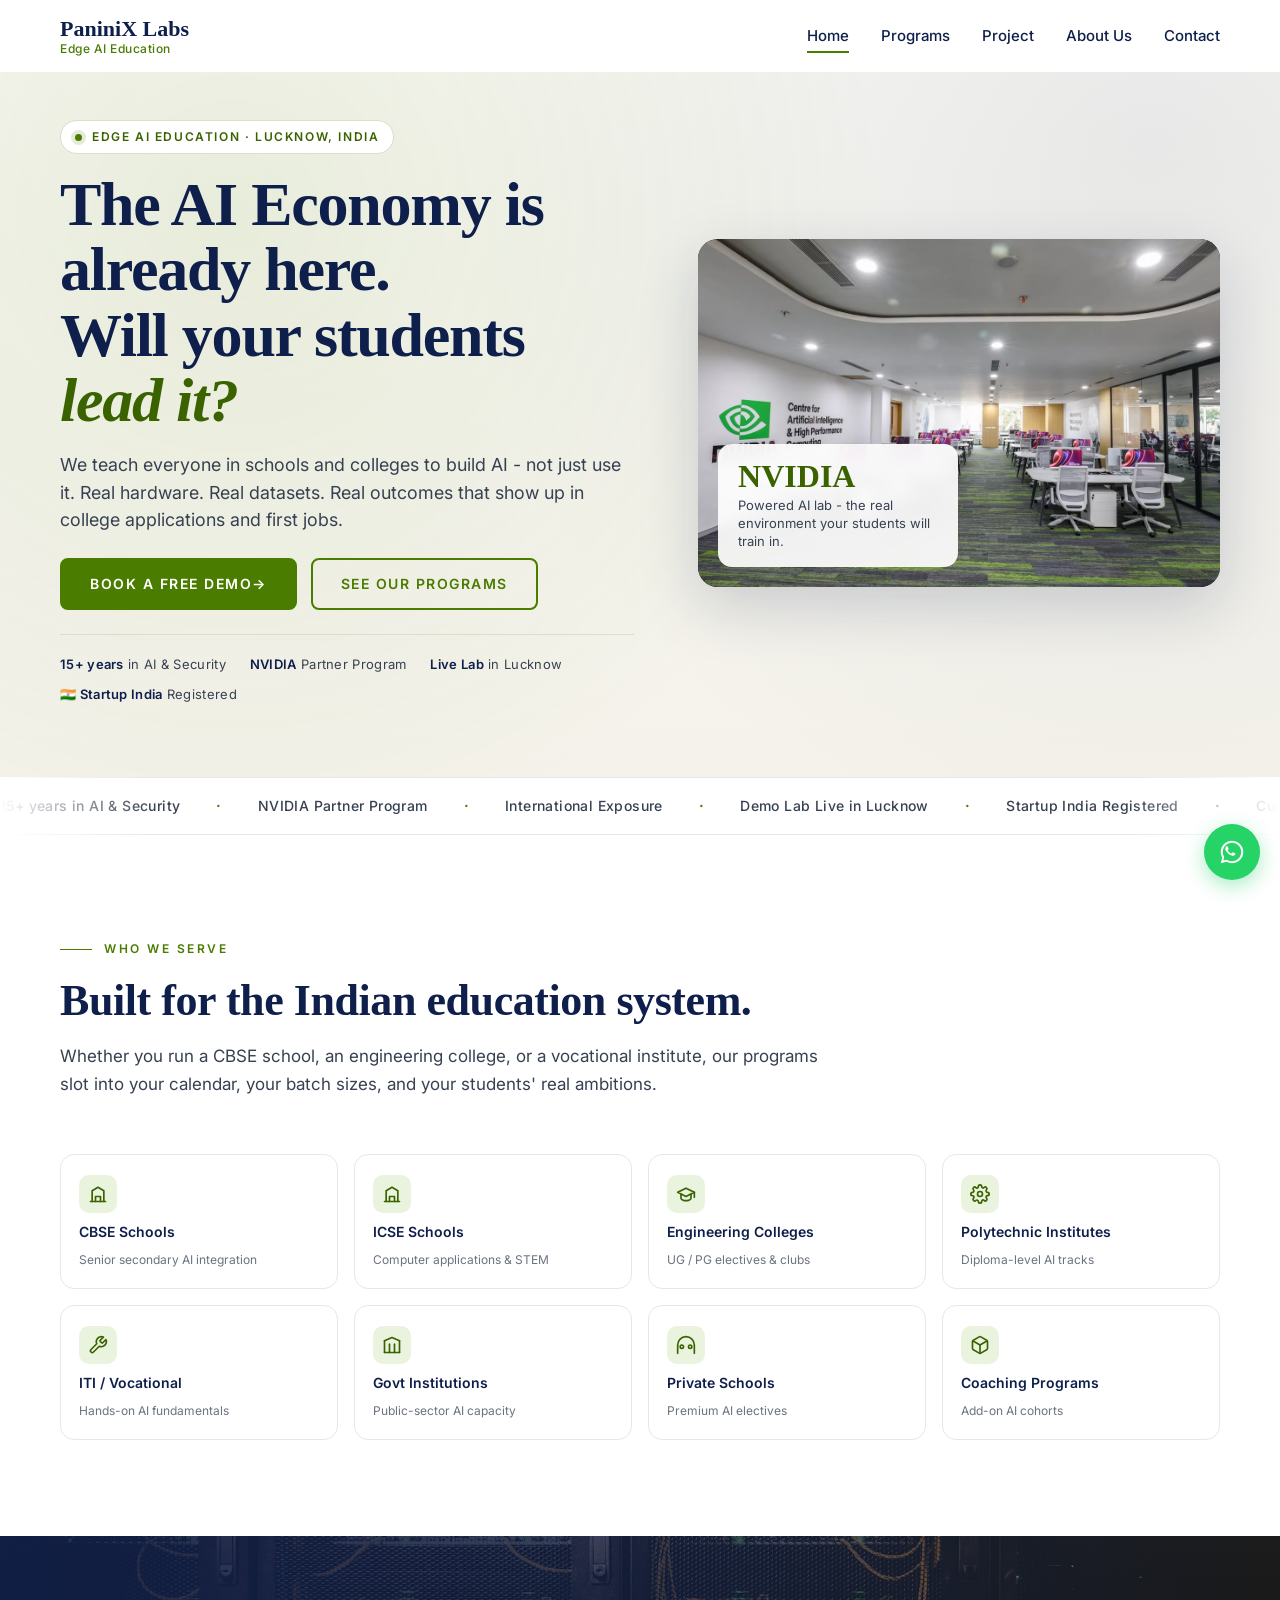
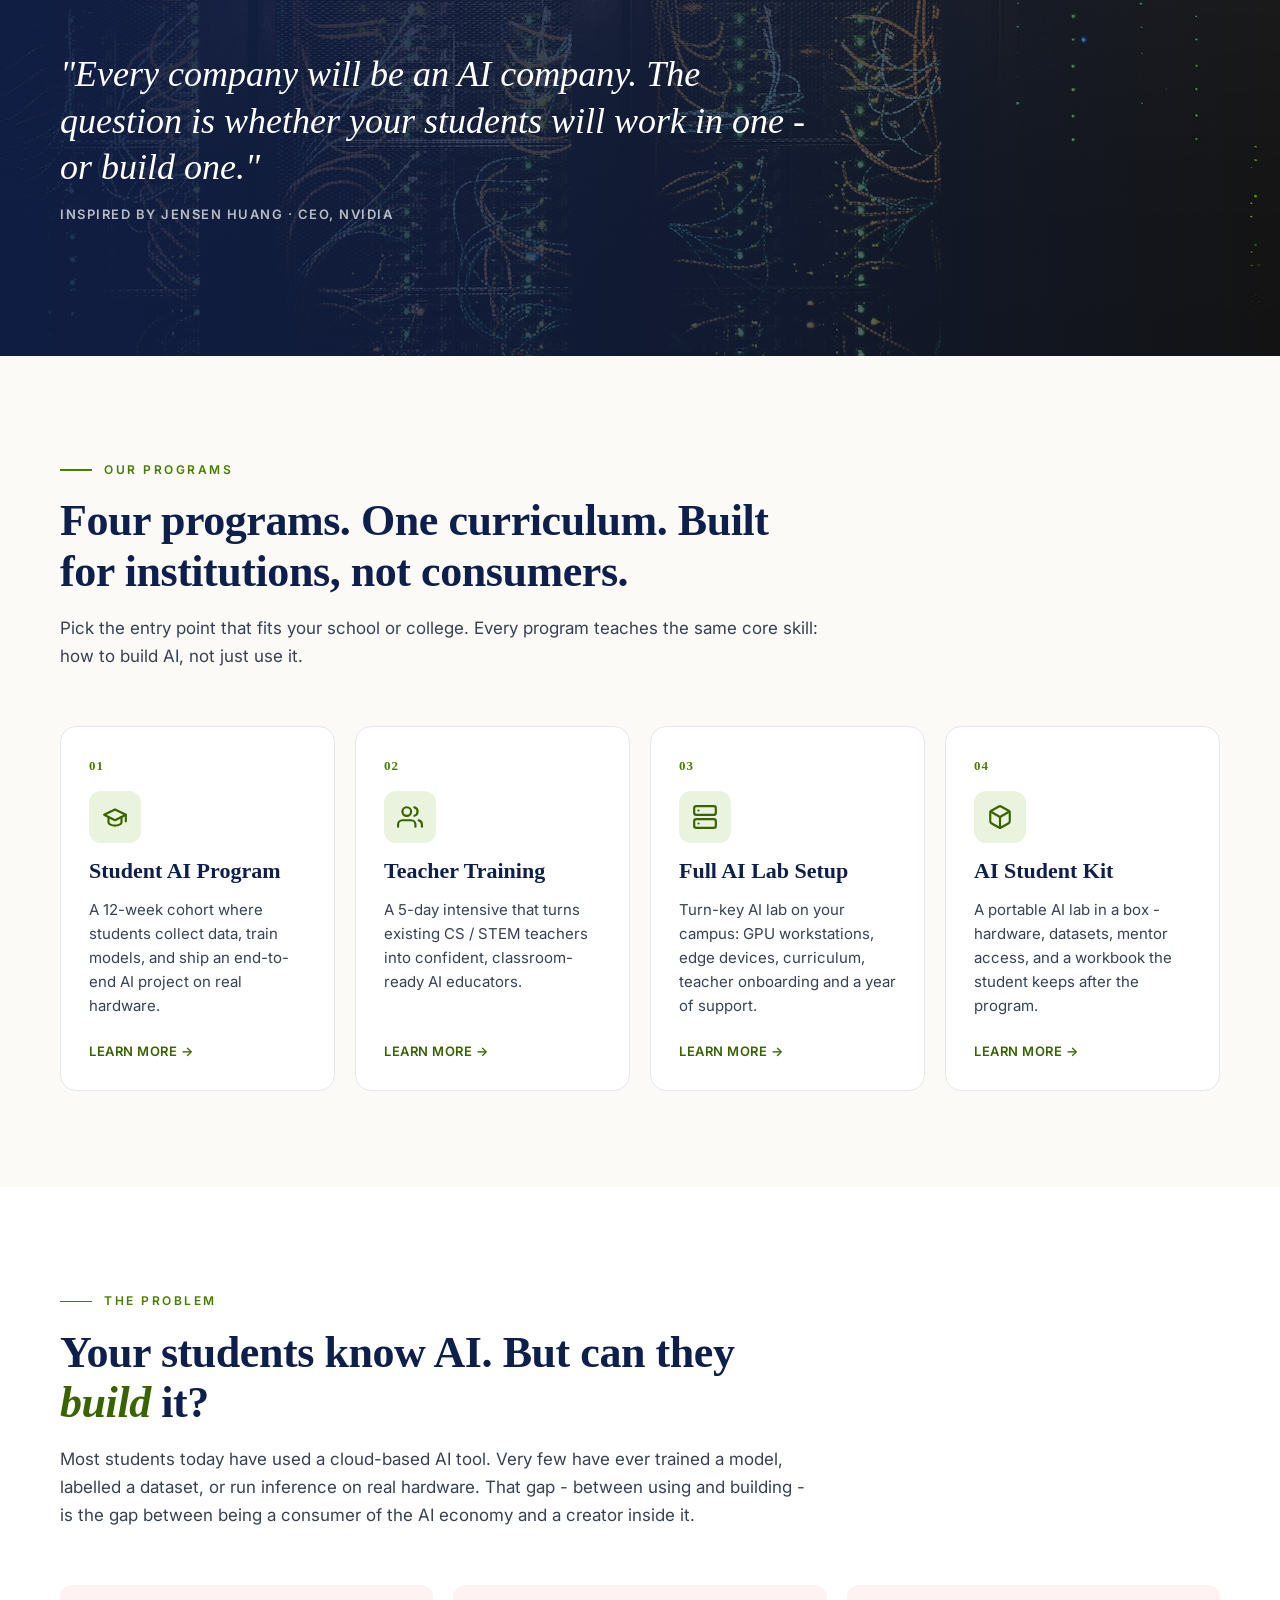
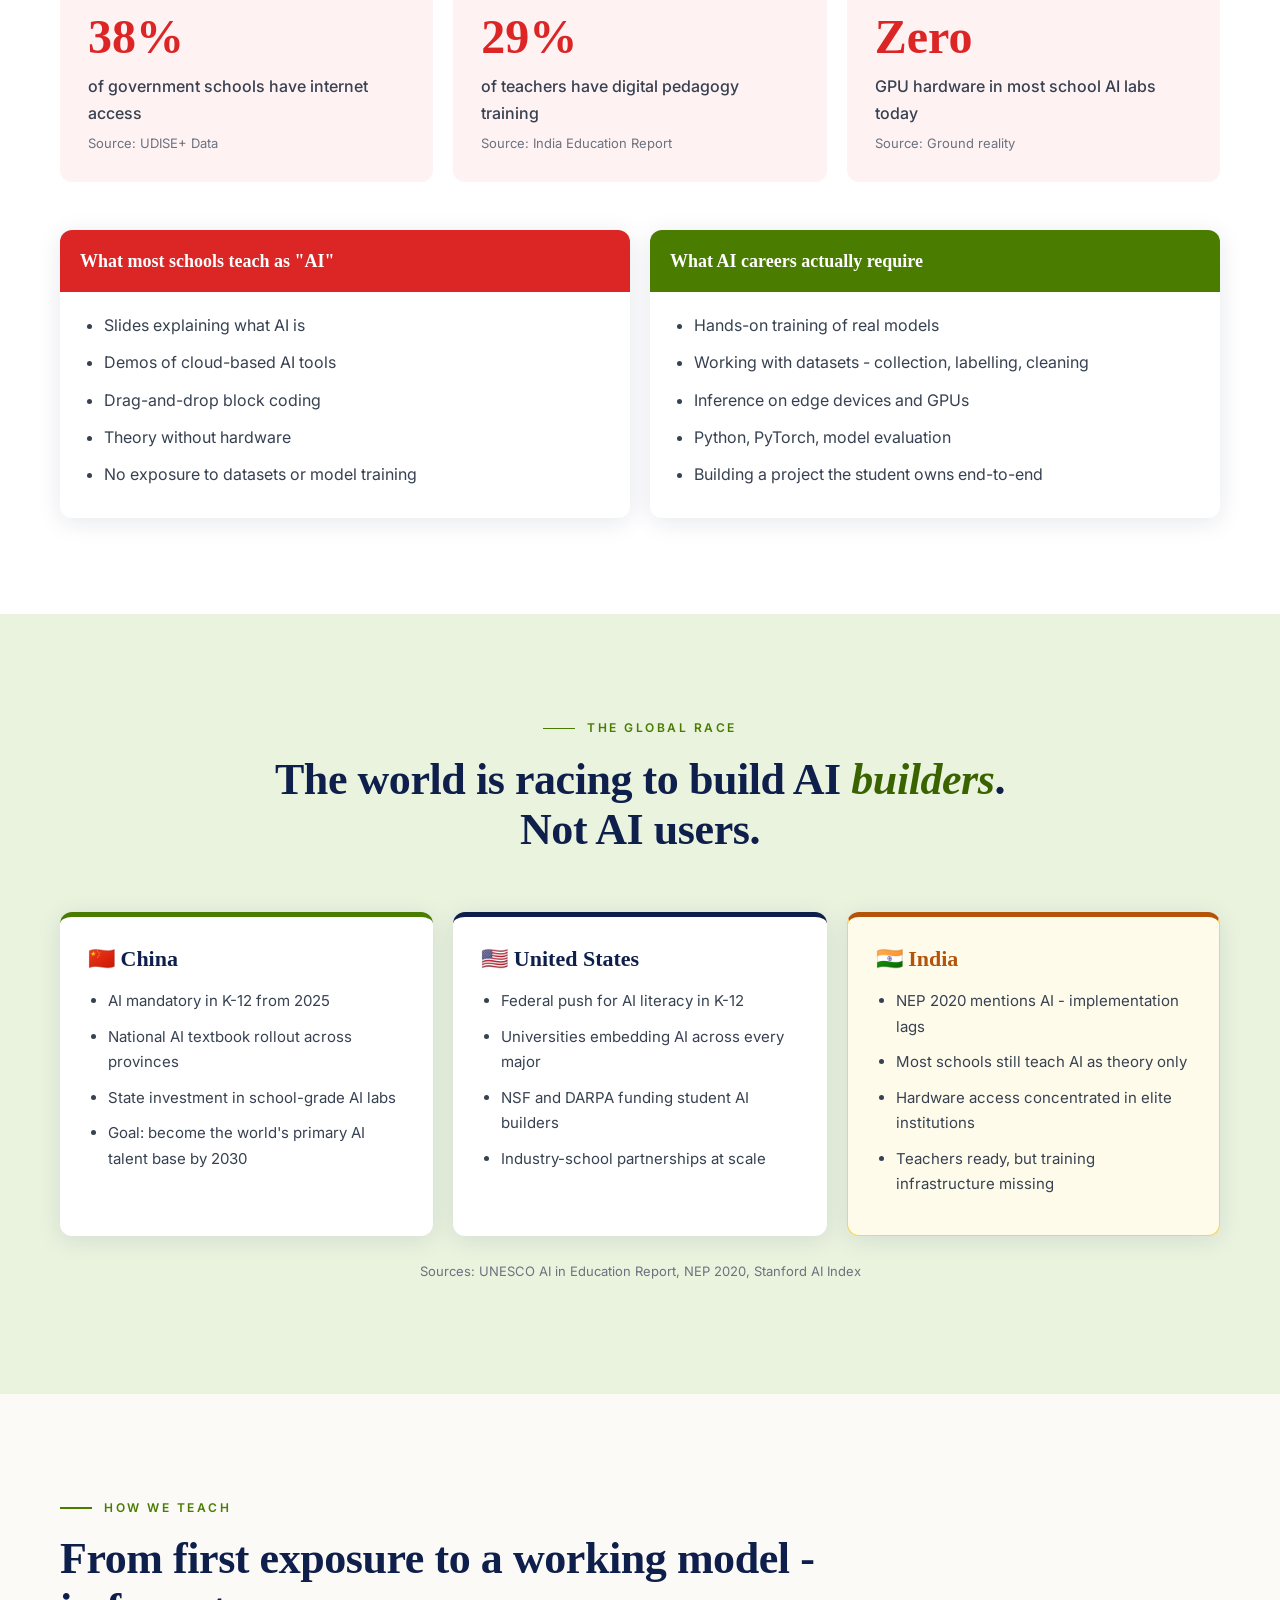
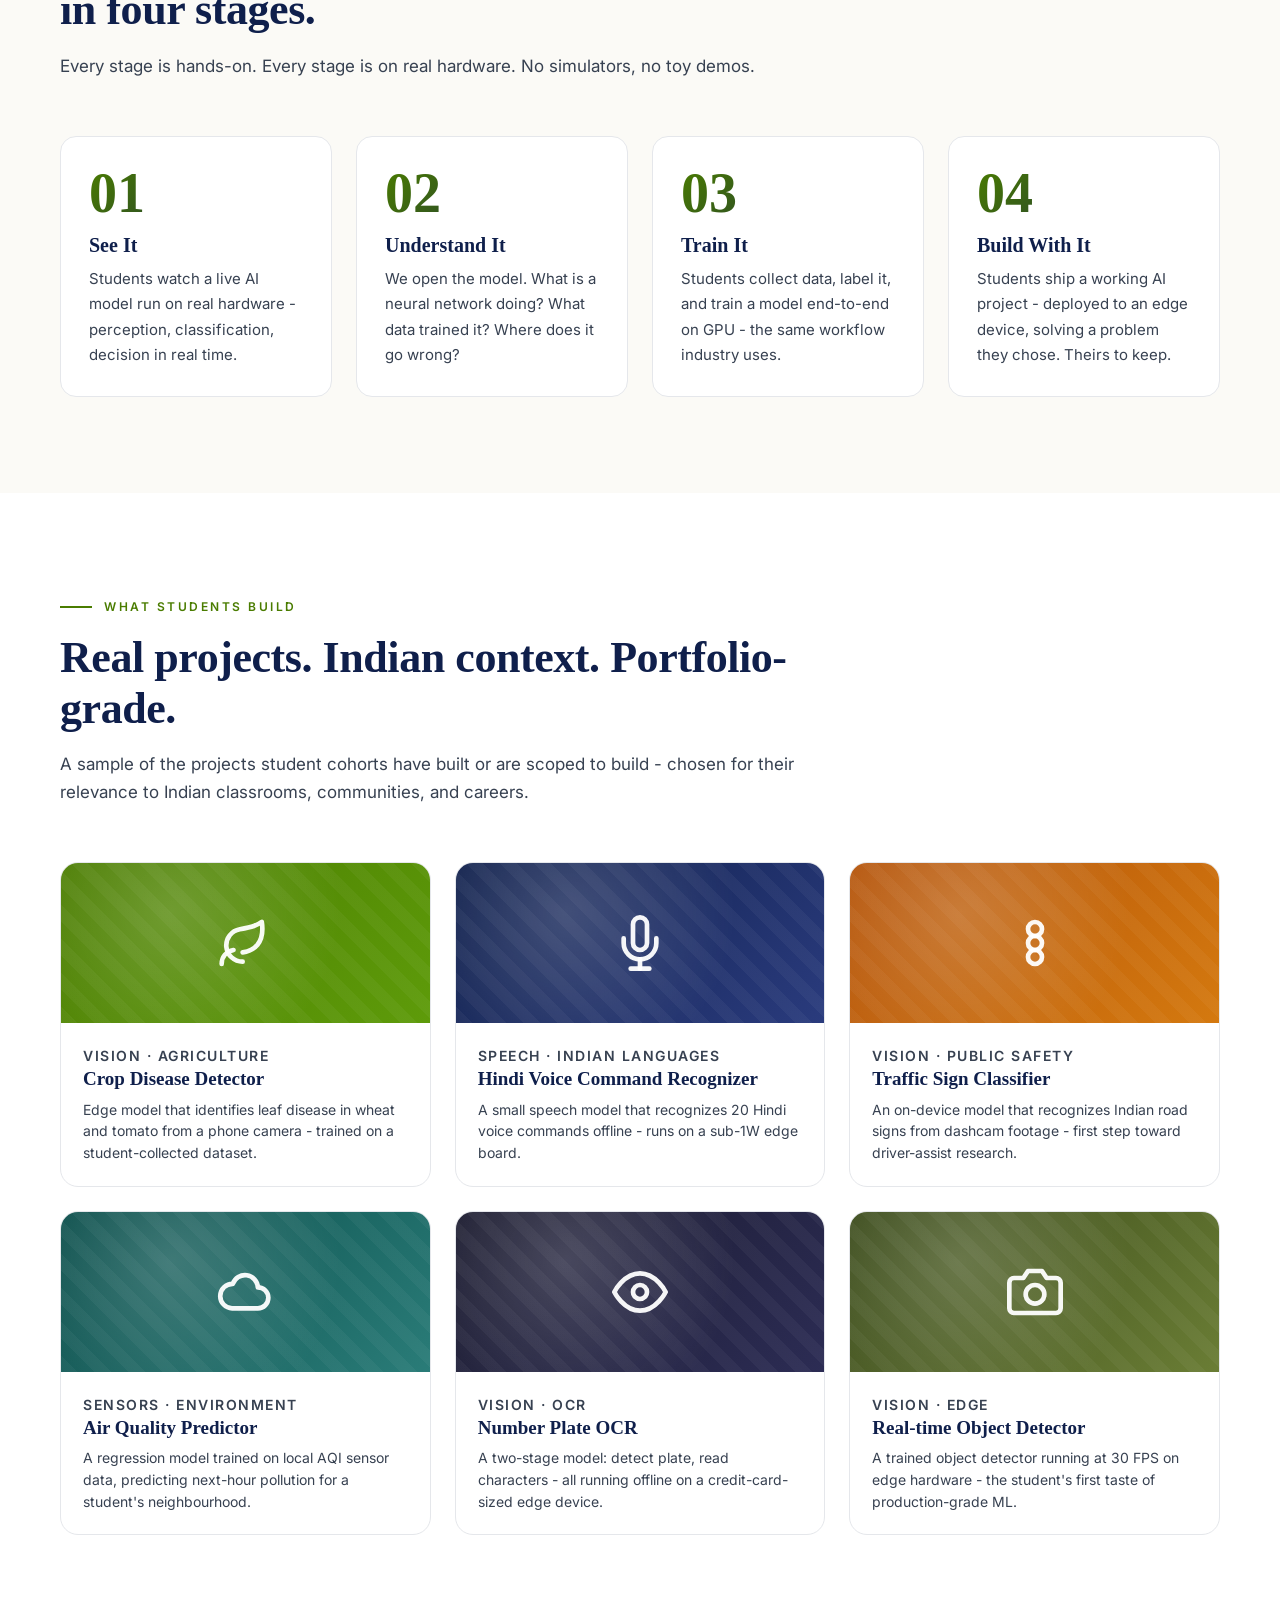
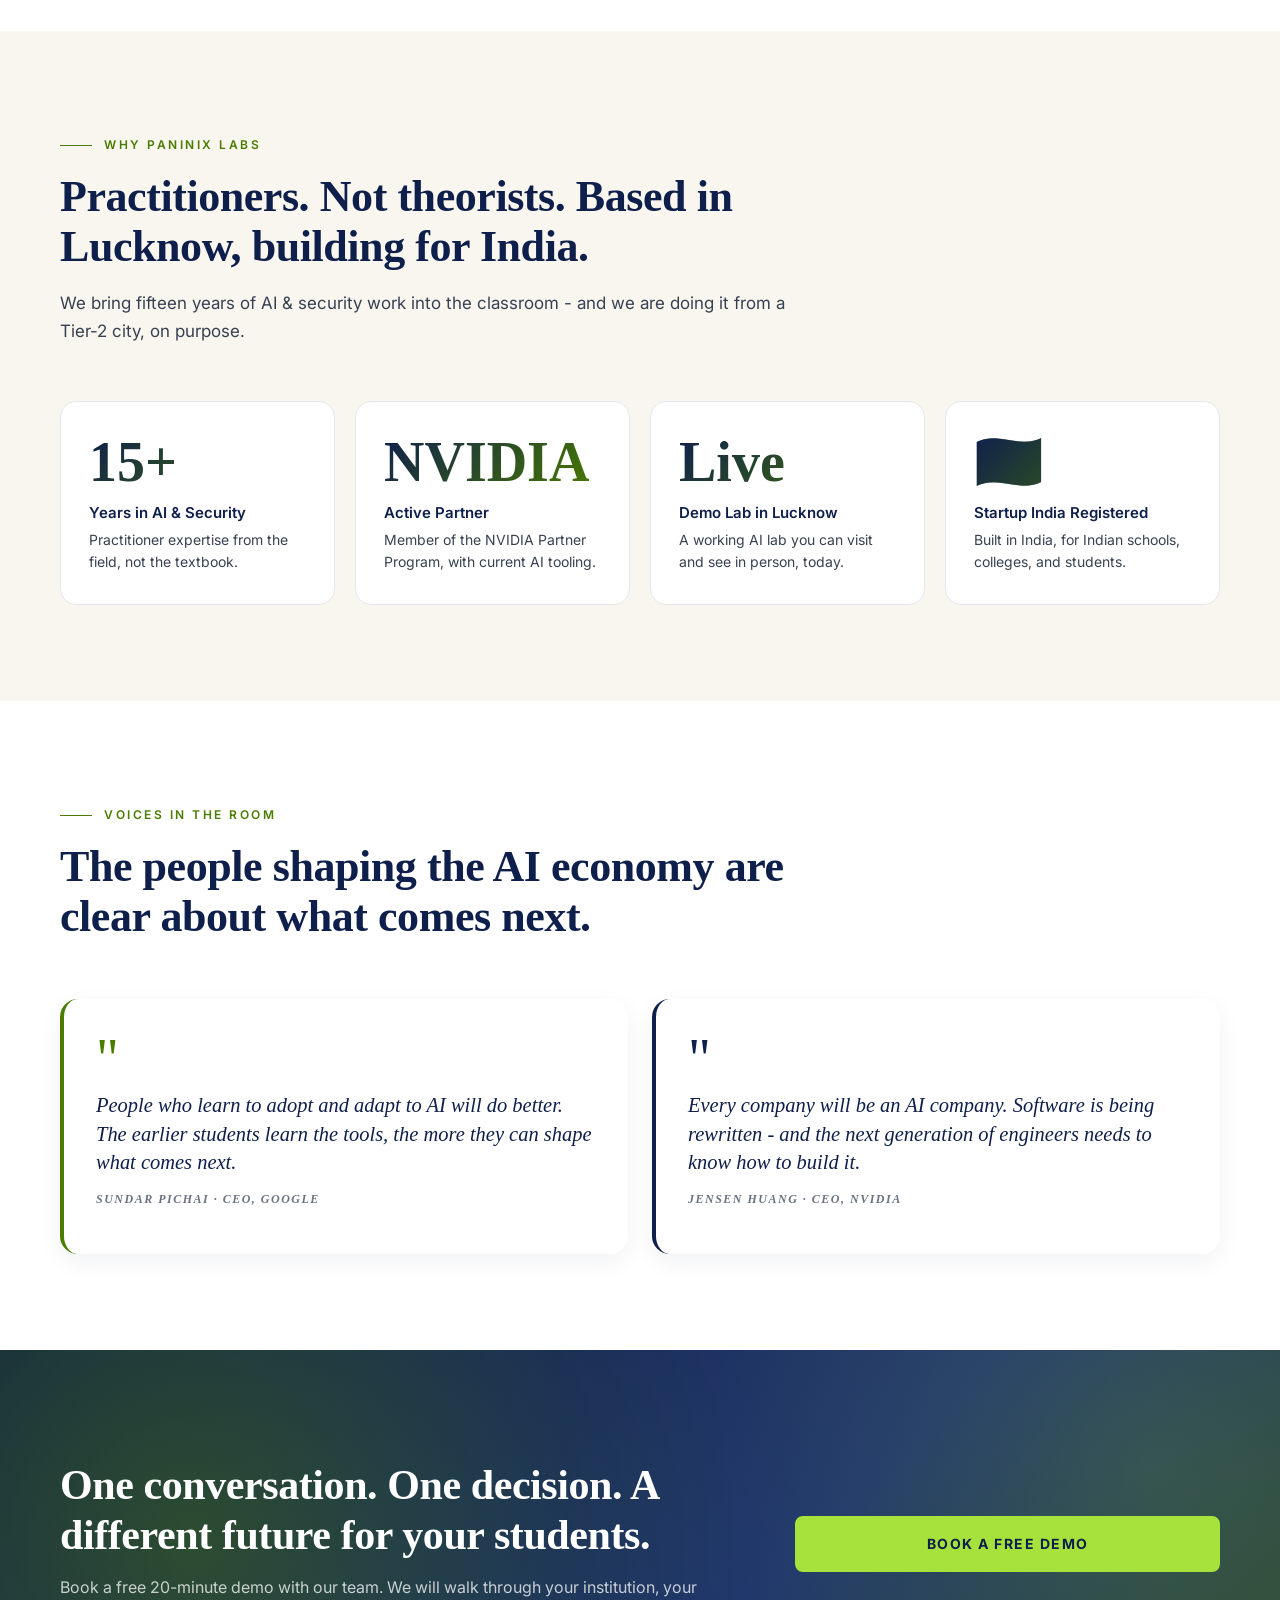
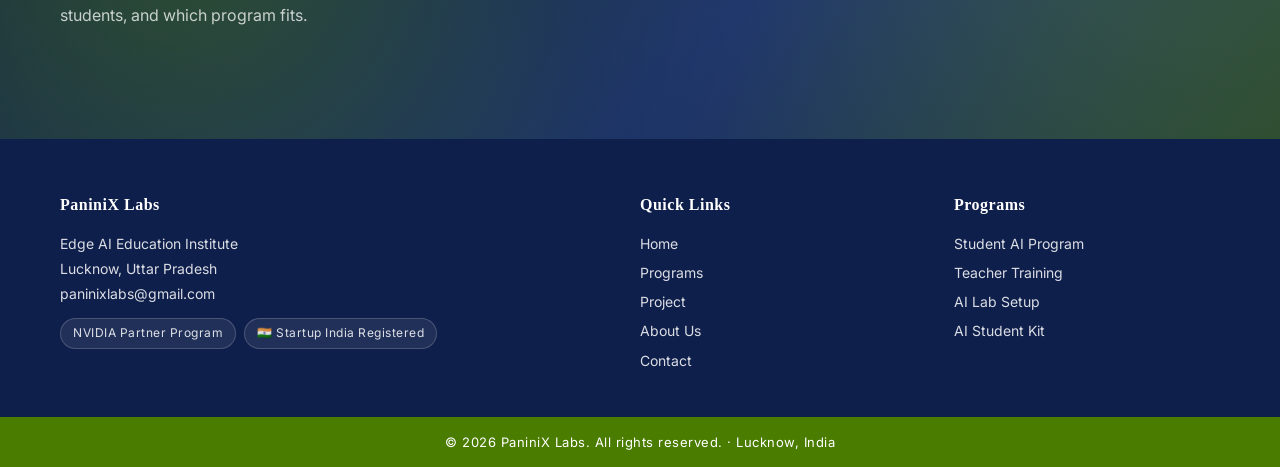
<file: index.html>
<!DOCTYPE html>
<html lang="en">
<head>
<meta charset="UTF-8">
<meta name="viewport" content="width=device-width, initial-scale=1.0">
<title>PaniniX Labs - Edge AI Education for Schools and Colleges</title>
<meta name="description" content="We teach students to build AI - not just use it. Hands-on AI labs, teacher training, and full lab setup for schools and colleges across India.">
<meta property="og:title" content="PaniniX Labs - Edge AI Education">
<meta property="og:description" content="Real AI. Real hardware. Real outcomes.">
<meta property="og:type" content="website">
<link rel="preconnect" href="https://fonts.googleapis.com">
<link rel="preconnect" href="https://fonts.gstatic.com" crossorigin>
<link href="https://fonts.googleapis.com/css2?family=Inter:wght@400;500;600;700&display=swap" rel="stylesheet">
<link rel="stylesheet" href="style.css">

<!-- GA4: replace G-XXXXXXXX with your Measurement ID -->
<script async src="https://www.googletagmanager.com/gtag/js?id=G-XXXXXXXX"></script>
<script>
  window.dataLayer = window.dataLayer || [];
  function gtag(){dataLayer.push(arguments);}
  gtag('js', new Date());
  gtag('config', 'G-XXXXXXXX');
</script>
</head>
<body>

<!-- ===== Nav ===== -->
<header class="nav">
  <div class="container nav-inner">
    <a href="index.html" class="logo" aria-label="PaniniX Labs home">
      <span class="logo-mark">PaniniX Labs</span>
      <span class="logo-tag">Edge AI Education</span>
    </a>
    <nav aria-label="Primary">
      <ul class="nav-links">
        <li><a href="index.html" class="active">Home</a></li>
        <li><a href="programs.html">Programs</a></li>
        <li><a href="index.html#projects">Project</a></li>
        <li><a href="about.html">About Us</a></li>
        <li><a href="contact.html">Contact</a></li>
      </ul>
    </nav>
    <button class="nav-toggle" aria-label="Open menu" aria-expanded="false" aria-controls="mobile-drawer">
      <span></span><span></span><span></span>
    </button>
  </div>
  <div class="nav-drawer" id="mobile-drawer">
    <ul>
      <li><a href="index.html" class="active">Home</a></li>
      <li><a href="programs.html">Programs</a></li>
      <li><a href="index.html#projects">Project</a></li>
      <li><a href="about.html">About Us</a></li>
      <li><a href="contact.html">Contact</a></li>
    </ul>
  </div>
</header>

<main>

  <!-- ===== Hero ===== -->
  <section class="lp-hero">
    <div class="container lp-hero-grid">
      <div class="reveal">
        <span class="lp-eyebrow">Edge AI Education · Lucknow, India</span>
        <h1 class="lp-headline">The AI Economy is already here.<br>Will your students <em>lead it?</em></h1>
        <p class="lp-sub">We teach everyone in schools and colleges to build AI - not just use it. Real hardware. Real datasets. Real outcomes that show up in college applications and first jobs.</p>
        <div class="lp-cta">
          <a href="contact.html" class="btn btn-primary btn-arrow">Book a Free Demo</a>
          <a href="programs.html" class="btn btn-secondary">See Our Programs</a>
        </div>
        <div class="lp-trust">
          <span><strong>15+ years</strong> in AI &amp; Security</span>
          <span><strong>NVIDIA</strong> Partner Program</span>
          <span><strong>Live Lab</strong> in Lucknow</span>
          <span><strong>🇮🇳 Startup India</strong> Registered</span>
        </div>
      </div>

      <div class="lp-hero-art reveal">
        <img src="images/nvidia-powered-aI.webp" alt="NVIDIA-powered Centre for Artificial Intelligence and High Performance Computing - real AI lab" loading="eager">
        <div class="stat-overlay">
          <div class="num">NVIDIA</div>
          <p>Powered AI lab - the real environment your students will train in.</p>
        </div>
      </div>
    </div>
  </section>

  <!-- ===== Marquee credentials ===== -->
  <div class="marquee" aria-hidden="true">
    <div class="marquee-track">
      <span>15+ years in AI &amp; Security</span><span class="dot">·</span>
      <span>NVIDIA Partner Program</span><span class="dot">·</span>
      <span>International Exposure</span><span class="dot">·</span>
      <span>Demo Lab Live in Lucknow</span><span class="dot">·</span>
      <span>Startup India Registered</span><span class="dot">·</span>
      <span>Curriculum mapped to NEP 2020</span><span class="dot">·</span>
      <span>15+ years in AI &amp; Security</span><span class="dot">·</span>
      <span>NVIDIA Partner Program</span><span class="dot">·</span>
      <span>International Exposure</span><span class="dot">·</span>
      <span>Demo Lab Live in Lucknow</span><span class="dot">·</span>
      <span>Startup India Registered</span><span class="dot">·</span>
      <span>Curriculum mapped to NEP 2020</span><span class="dot">·</span>
    </div>
  </div>

  <!-- ===== Industries served ===== -->
  <section class="lp-section">
    <div class="container">
      <div class="lp-section-head reveal">
        <p class="lp-section-eyebrow">Who we serve</p>
        <h2 class="lp-section-title">Built for the Indian education system.</h2>
        <p class="lp-section-lead">Whether you run a CBSE school, an engineering college, or a vocational institute, our programs slot into your calendar, your batch sizes, and your students' real ambitions.</p>
      </div>

      <div class="industries-grid">
        <div class="industry reveal">
          <div class="icon"><svg viewBox="0 0 24 24" fill="none" stroke="currentColor" stroke-width="2" stroke-linecap="round" stroke-linejoin="round" aria-hidden="true"><path d="M3 21h18"/><path d="M5 21V8l7-4 7 4v13"/><path d="M9 21v-6h6v6"/></svg></div>
          <h4>CBSE Schools</h4>
          <p>Senior secondary AI integration</p>
        </div>
        <div class="industry reveal">
          <div class="icon"><svg viewBox="0 0 24 24" fill="none" stroke="currentColor" stroke-width="2" stroke-linecap="round" stroke-linejoin="round" aria-hidden="true"><path d="M3 21h18"/><path d="M5 21V8l7-4 7 4v13"/><path d="M9 21v-6h6v6"/></svg></div>
          <h4>ICSE Schools</h4>
          <p>Computer applications &amp; STEM</p>
        </div>
        <div class="industry reveal">
          <div class="icon"><svg viewBox="0 0 24 24" fill="none" stroke="currentColor" stroke-width="2" stroke-linecap="round" stroke-linejoin="round" aria-hidden="true"><path d="M22 10v6"/><path d="M2 10l10-5 10 5-10 5z"/><path d="M6 12v5c0 1.5 3 3 6 3s6-1.5 6-3v-5"/></svg></div>
          <h4>Engineering Colleges</h4>
          <p>UG / PG electives &amp; clubs</p>
        </div>
        <div class="industry reveal">
          <div class="icon"><svg viewBox="0 0 24 24" fill="none" stroke="currentColor" stroke-width="2" stroke-linecap="round" stroke-linejoin="round" aria-hidden="true"><circle cx="12" cy="12" r="3"/><path d="M19.4 15a1.65 1.65 0 0 0 .33 1.82l.06.06a2 2 0 0 1-2.83 2.83l-.06-.06a1.65 1.65 0 0 0-1.82-.33 1.65 1.65 0 0 0-1 1.51V21a2 2 0 0 1-4 0v-.09A1.65 1.65 0 0 0 9 19.4a1.65 1.65 0 0 0-1.82.33l-.06.06a2 2 0 0 1-2.83-2.83l.06-.06a1.65 1.65 0 0 0 .33-1.82 1.65 1.65 0 0 0-1.51-1H3a2 2 0 0 1 0-4h.09A1.65 1.65 0 0 0 4.6 9a1.65 1.65 0 0 0-.33-1.82l-.06-.06a2 2 0 0 1 2.83-2.83l.06.06a1.65 1.65 0 0 0 1.82.33H9a1.65 1.65 0 0 0 1-1.51V3a2 2 0 0 1 4 0v.09a1.65 1.65 0 0 0 1 1.51 1.65 1.65 0 0 0 1.82-.33l.06-.06a2 2 0 0 1 2.83 2.83l-.06.06a1.65 1.65 0 0 0-.33 1.82V9a1.65 1.65 0 0 0 1.51 1H21a2 2 0 0 1 0 4h-.09a1.65 1.65 0 0 0-1.51 1z"/></svg></div>
          <h4>Polytechnic Institutes</h4>
          <p>Diploma-level AI tracks</p>
        </div>
        <div class="industry reveal">
          <div class="icon"><svg viewBox="0 0 24 24" fill="none" stroke="currentColor" stroke-width="2" stroke-linecap="round" stroke-linejoin="round" aria-hidden="true"><path d="M14.7 6.3a1 1 0 0 0 0 1.4l1.6 1.6a1 1 0 0 0 1.4 0l3.77-3.77a6 6 0 0 1-7.94 7.94l-6.91 6.91a2.12 2.12 0 0 1-3-3l6.91-6.91a6 6 0 0 1 7.94-7.94l-3.76 3.76z"/></svg></div>
          <h4>ITI / Vocational</h4>
          <p>Hands-on AI fundamentals</p>
        </div>
        <div class="industry reveal">
          <div class="icon"><svg viewBox="0 0 24 24" fill="none" stroke="currentColor" stroke-width="2" stroke-linecap="round" stroke-linejoin="round" aria-hidden="true"><path d="M3 21h18"/><path d="M3 7v14"/><path d="M21 7v14"/><path d="M3 7l9-4 9 4"/><path d="M9 21V11"/><path d="M15 21V11"/></svg></div>
          <h4>Govt Institutions</h4>
          <p>Public-sector AI capacity</p>
        </div>
        <div class="industry reveal">
          <div class="icon"><svg viewBox="0 0 24 24" fill="none" stroke="currentColor" stroke-width="2" stroke-linecap="round" stroke-linejoin="round" aria-hidden="true"><path d="M2 22V12a10 10 0 0 1 20 0v10"/><circle cx="7" cy="14" r="2"/><circle cx="17" cy="14" r="2"/></svg></div>
          <h4>Private Schools</h4>
          <p>Premium AI electives</p>
        </div>
        <div class="industry reveal">
          <div class="icon"><svg viewBox="0 0 24 24" fill="none" stroke="currentColor" stroke-width="2" stroke-linecap="round" stroke-linejoin="round" aria-hidden="true"><path d="M21 16V8a2 2 0 0 0-1-1.73l-7-4a2 2 0 0 0-2 0l-7 4A2 2 0 0 0 3 8v8a2 2 0 0 0 1 1.73l7 4a2 2 0 0 0 2 0l7-4A2 2 0 0 0 21 16z"/><polyline points="3.27 6.96 12 12.01 20.73 6.96"/><line x1="12" y1="22.08" x2="12" y2="12"/></svg></div>
          <h4>Coaching Programs</h4>
          <p>Add-on AI cohorts</p>
        </div>
      </div>
    </div>
  </section>

  <!-- ===== Photo banner with overlay quote ===== -->
  <section class="lp-banner">
    <img src="images/hero-banner.jpg" alt="AI infrastructure - server racks with data flowing">
    <div class="container lp-banner-inner">
      <div>
        <p class="lp-banner-quote">"Every company will be an AI company. The question is whether your students will work in one - or build one."</p>
        <p class="lp-banner-author">Inspired by Jensen Huang · CEO, NVIDIA</p>
      </div>
    </div>
  </section>

  <!-- ===== Solutions / Programs ===== -->
  <section class="lp-section alt">
    <div class="container">
      <div class="lp-section-head reveal">
        <p class="lp-section-eyebrow">Our programs</p>
        <h2 class="lp-section-title">Four programs. One curriculum. Built for institutions, not consumers.</h2>
        <p class="lp-section-lead">Pick the entry point that fits your school or college. Every program teaches the same core skill: how to build AI, not just use it.</p>
      </div>

      <div class="solutions-grid">
        <article class="solution reveal">
          <div class="badge-num">01</div>
          <div class="icon-lg"><svg viewBox="0 0 24 24" fill="none" stroke="currentColor" stroke-width="2" stroke-linecap="round" stroke-linejoin="round" aria-hidden="true"><path d="M22 10v6"/><path d="M2 10l10-5 10 5-10 5z"/><path d="M6 12v5c0 1.5 3 3 6 3s6-1.5 6-3v-5"/></svg></div>
          <h3>Student AI Program</h3>
          <p>A 12-week cohort where students collect data, train models, and ship an end-to-end AI project on real hardware.</p>
          <a href="programs.html#student" class="learn">Learn more →</a>
        </article>

        <article class="solution reveal">
          <div class="badge-num">02</div>
          <div class="icon-lg"><svg viewBox="0 0 24 24" fill="none" stroke="currentColor" stroke-width="2" stroke-linecap="round" stroke-linejoin="round" aria-hidden="true"><path d="M17 21v-2a4 4 0 0 0-4-4H5a4 4 0 0 0-4 4v2"/><circle cx="9" cy="7" r="4"/><path d="M23 21v-2a4 4 0 0 0-3-3.87"/><path d="M16 3.13a4 4 0 0 1 0 7.75"/></svg></div>
          <h3>Teacher Training</h3>
          <p>A 5-day intensive that turns existing CS / STEM teachers into confident, classroom-ready AI educators.</p>
          <a href="programs.html#teacher" class="learn">Learn more →</a>
        </article>

        <article class="solution reveal">
          <div class="badge-num">03</div>
          <div class="icon-lg"><svg viewBox="0 0 24 24" fill="none" stroke="currentColor" stroke-width="2" stroke-linecap="round" stroke-linejoin="round" aria-hidden="true"><rect x="2" y="2" width="20" height="8" rx="2" ry="2"/><rect x="2" y="14" width="20" height="8" rx="2" ry="2"/><line x1="6" y1="6" x2="6.01" y2="6"/><line x1="6" y1="18" x2="6.01" y2="18"/></svg></div>
          <h3>Full AI Lab Setup</h3>
          <p>Turn-key AI lab on your campus: GPU workstations, edge devices, curriculum, teacher onboarding and a year of support.</p>
          <a href="programs.html#lab" class="learn">Learn more →</a>
        </article>

        <article class="solution reveal">
          <div class="badge-num">04</div>
          <div class="icon-lg"><svg viewBox="0 0 24 24" fill="none" stroke="currentColor" stroke-width="2" stroke-linecap="round" stroke-linejoin="round" aria-hidden="true"><path d="M21 16V8a2 2 0 0 0-1-1.73l-7-4a2 2 0 0 0-2 0l-7 4A2 2 0 0 0 3 8v8a2 2 0 0 0 1 1.73l7 4a2 2 0 0 0 2 0l7-4A2 2 0 0 0 21 16z"/><polyline points="3.27 6.96 12 12.01 20.73 6.96"/><line x1="12" y1="22.08" x2="12" y2="12"/></svg></div>
          <h3>AI Student Kit</h3>
          <p>A portable AI lab in a box - hardware, datasets, mentor access, and a workbook the student keeps after the program.</p>
          <a href="programs.html#kit" class="learn">Learn more →</a>
        </article>
      </div>
    </div>
  </section>

  <!-- ===== Problem ===== -->
  <section class="lp-section problem">
    <div class="container">
      <div class="lp-section-head reveal">
        <p class="lp-section-eyebrow">The problem</p>
        <h2 class="lp-section-title">Your students know AI. But can they <em style="font-style:italic;color:var(--green-dark);">build</em> it?</h2>
        <p class="lp-section-lead">Most students today have used a cloud-based AI tool. Very few have ever trained a model, labelled a dataset, or run inference on real hardware. That gap - between using and building - is the gap between being a consumer of the AI economy and a creator inside it.</p>
      </div>

      <div class="stat-cards">
        <div class="stat-card reveal">
          <div class="stat-num"><span data-count="38" data-suffix="%">38%</span></div>
          <p class="stat-label">of government schools have internet access</p>
          <p class="stat-source">Source: UDISE+ Data</p>
        </div>
        <div class="stat-card reveal">
          <div class="stat-num"><span data-count="29" data-suffix="%">29%</span></div>
          <p class="stat-label">of teachers have digital pedagogy training</p>
          <p class="stat-source">Source: India Education Report</p>
        </div>
        <div class="stat-card reveal">
          <div class="stat-num">Zero</div>
          <p class="stat-label">GPU hardware in most school AI labs today</p>
          <p class="stat-source">Source: Ground reality</p>
        </div>
      </div>

      <div class="compare reveal" style="margin-top:32px;">
        <div class="compare-col bad">
          <div class="compare-head">What most schools teach as "AI"</div>
          <div class="compare-body">
            <ul>
              <li>Slides explaining what AI is</li>
              <li>Demos of cloud-based AI tools</li>
              <li>Drag-and-drop block coding</li>
              <li>Theory without hardware</li>
              <li>No exposure to datasets or model training</li>
            </ul>
          </div>
        </div>
        <div class="compare-col good">
          <div class="compare-head">What AI careers actually require</div>
          <div class="compare-body">
            <ul>
              <li>Hands-on training of real models</li>
              <li>Working with datasets - collection, labelling, cleaning</li>
              <li>Inference on edge devices and GPUs</li>
              <li>Python, PyTorch, model evaluation</li>
              <li>Building a project the student owns end-to-end</li>
            </ul>
          </div>
        </div>
      </div>
    </div>
  </section>

  <!-- ===== Global Race ===== -->
  <section class="lp-section race">
    <div class="container">
      <div class="lp-section-head center reveal">
        <p class="lp-section-eyebrow">The global race</p>
        <h2 class="lp-section-title">The world is racing to build AI <em style="font-style:italic;color:var(--green-dark);">builders</em>. Not AI users.</h2>
      </div>

      <div class="race-grid">
        <article class="race-card china reveal">
          <h3>🇨🇳 China</h3>
          <ul>
            <li>AI mandatory in K-12 from 2025</li>
            <li>National AI textbook rollout across provinces</li>
            <li>State investment in school-grade AI labs</li>
            <li>Goal: become the world's primary AI talent base by 2030</li>
          </ul>
        </article>
        <article class="race-card usa reveal">
          <h3>🇺🇸 United States</h3>
          <ul>
            <li>Federal push for AI literacy in K-12</li>
            <li>Universities embedding AI across every major</li>
            <li>NSF and DARPA funding student AI builders</li>
            <li>Industry-school partnerships at scale</li>
          </ul>
        </article>
        <article class="race-card india reveal">
          <h3>🇮🇳 India</h3>
          <ul>
            <li>NEP 2020 mentions AI - implementation lags</li>
            <li>Most schools still teach AI as theory only</li>
            <li>Hardware access concentrated in elite institutions</li>
            <li>Teachers ready, but training infrastructure missing</li>
          </ul>
        </article>
      </div>
      <p class="race-source">Sources: UNESCO AI in Education Report, NEP 2020, Stanford AI Index</p>
    </div>
  </section>

  <!-- ===== Process ===== -->
  <section class="lp-section alt">
    <div class="container">
      <div class="lp-section-head reveal">
        <p class="lp-section-eyebrow">How we teach</p>
        <h2 class="lp-section-title">From first exposure to a working model - in four stages.</h2>
        <p class="lp-section-lead">Every stage is hands-on. Every stage is on real hardware. No simulators, no toy demos.</p>
      </div>

      <div class="lp-flow">
        <div class="lp-flow-step reveal">
          <div class="step-num">01</div>
          <h3>See It</h3>
          <p>Students watch a live AI model run on real hardware - perception, classification, decision in real time.</p>
        </div>
        <div class="lp-flow-step reveal">
          <div class="step-num">02</div>
          <h3>Understand It</h3>
          <p>We open the model. What is a neural network doing? What data trained it? Where does it go wrong?</p>
        </div>
        <div class="lp-flow-step reveal">
          <div class="step-num">03</div>
          <h3>Train It</h3>
          <p>Students collect data, label it, and train a model end-to-end on GPU - the same workflow industry uses.</p>
        </div>
        <div class="lp-flow-step reveal">
          <div class="step-num">04</div>
          <h3>Build With It</h3>
          <p>Students ship a working AI project - deployed to an edge device, solving a problem they chose. Theirs to keep.</p>
        </div>
      </div>
    </div>
  </section>

  <!-- ===== What students will build ===== -->
  <section id="projects" class="lp-section">
    <div class="container">
      <div class="lp-section-head reveal">
        <p class="lp-section-eyebrow">What students build</p>
        <h2 class="lp-section-title">Real projects. Indian context. Portfolio-grade.</h2>
        <p class="lp-section-lead">A sample of the projects student cohorts have built or are scoped to build - chosen for their relevance to Indian classrooms, communities, and careers.</p>
      </div>

      <div class="cases-grid">
        <article class="case reveal">
          <div class="case-art green"><svg viewBox="0 0 24 24" fill="none" stroke="currentColor" stroke-width="2" stroke-linecap="round" stroke-linejoin="round" aria-hidden="true"><path d="M11 20A7 7 0 0 1 9.8 6.1C15.5 5 17 4.48 19.2 2.96c1.4 9.3-3.6 12.4-8.2 13.04"/><path d="M2 21c0-3 1.85-5.36 5.08-6"/></svg></div>
          <div class="case-body">
            <p class="case-tag">Vision · Agriculture</p>
            <h4>Crop Disease Detector</h4>
            <p>Edge model that identifies leaf disease in wheat and tomato from a phone camera - trained on a student-collected dataset.</p>
          </div>
        </article>

        <article class="case reveal">
          <div class="case-art navy"><svg viewBox="0 0 24 24" fill="none" stroke="currentColor" stroke-width="2" stroke-linecap="round" stroke-linejoin="round" aria-hidden="true"><path d="M12 1a3 3 0 0 0-3 3v8a3 3 0 0 0 6 0V4a3 3 0 0 0-3-3z"/><path d="M19 10v2a7 7 0 0 1-14 0v-2"/><line x1="12" y1="19" x2="12" y2="23"/><line x1="8" y1="23" x2="16" y2="23"/></svg></div>
          <div class="case-body">
            <p class="case-tag">Speech · Indian Languages</p>
            <h4>Hindi Voice Command Recognizer</h4>
            <p>A small speech model that recognizes 20 Hindi voice commands offline - runs on a sub-1W edge board.</p>
          </div>
        </article>

        <article class="case reveal">
          <div class="case-art amber"><svg viewBox="0 0 24 24" fill="none" stroke="currentColor" stroke-width="2" stroke-linecap="round" stroke-linejoin="round" aria-hidden="true"><circle cx="12" cy="6" r="3"/><circle cx="12" cy="12" r="3"/><circle cx="12" cy="18" r="3"/></svg></div>
          <div class="case-body">
            <p class="case-tag">Vision · Public Safety</p>
            <h4>Traffic Sign Classifier</h4>
            <p>An on-device model that recognizes Indian road signs from dashcam footage - first step toward driver-assist research.</p>
          </div>
        </article>

        <article class="case reveal">
          <div class="case-art teal"><svg viewBox="0 0 24 24" fill="none" stroke="currentColor" stroke-width="2" stroke-linecap="round" stroke-linejoin="round" aria-hidden="true"><path d="M17.5 19a4.5 4.5 0 1 0 0-9 5.5 5.5 0 0 0-10.7-1.5A4.5 4.5 0 0 0 6.5 19h11z"/></svg></div>
          <div class="case-body">
            <p class="case-tag">Sensors · Environment</p>
            <h4>Air Quality Predictor</h4>
            <p>A regression model trained on local AQI sensor data, predicting next-hour pollution for a student's neighbourhood.</p>
          </div>
        </article>

        <article class="case reveal">
          <div class="case-art dark"><svg viewBox="0 0 24 24" fill="none" stroke="currentColor" stroke-width="2" stroke-linecap="round" stroke-linejoin="round" aria-hidden="true"><path d="M1 12s4-8 11-8 11 8 11 8-4 8-11 8-11-8-11-8z"/><circle cx="12" cy="12" r="3"/></svg></div>
          <div class="case-body">
            <p class="case-tag">Vision · OCR</p>
            <h4>Number Plate OCR</h4>
            <p>A two-stage model: detect plate, read characters - all running offline on a credit-card-sized edge device.</p>
          </div>
        </article>

        <article class="case reveal">
          <div class="case-art olive"><svg viewBox="0 0 24 24" fill="none" stroke="currentColor" stroke-width="2" stroke-linecap="round" stroke-linejoin="round" aria-hidden="true"><path d="M23 19a2 2 0 0 1-2 2H3a2 2 0 0 1-2-2V8a2 2 0 0 1 2-2h4l2-3h6l2 3h4a2 2 0 0 1 2 2z"/><circle cx="12" cy="13" r="4"/></svg></div>
          <div class="case-body">
            <p class="case-tag">Vision · Edge</p>
            <h4>Real-time Object Detector</h4>
            <p>A trained object detector running at 30 FPS on edge hardware - the student's first taste of production-grade ML.</p>
          </div>
        </article>
      </div>
    </div>
  </section>

  <!-- ===== Why us / credentials ===== -->
  <section class="lp-section cream">
    <div class="container">
      <div class="lp-section-head reveal">
        <p class="lp-section-eyebrow">Why PaniniX Labs</p>
        <h2 class="lp-section-title">Practitioners. Not theorists. Based in Lucknow, building for India.</h2>
        <p class="lp-section-lead">We bring fifteen years of AI &amp; security work into the classroom - and we are doing it from a Tier-2 city, on purpose.</p>
      </div>

      <div class="why-grid">
        <div class="why-cell reveal">
          <div class="num">15+</div>
          <h4>Years in AI &amp; Security</h4>
          <p>Practitioner expertise from the field, not the textbook.</p>
        </div>
        <div class="why-cell reveal">
          <div class="num">NVIDIA</div>
          <h4>Active Partner</h4>
          <p>Member of the NVIDIA Partner Program, with current AI tooling.</p>
        </div>
        <div class="why-cell reveal">
          <div class="num">Live</div>
          <h4>Demo Lab in Lucknow</h4>
          <p>A working AI lab you can visit and see in person, today.</p>
        </div>
        <div class="why-cell reveal">
          <div class="num">🇮🇳</div>
          <h4>Startup India Registered</h4>
          <p>Built in India, for Indian schools, colleges, and students.</p>
        </div>
      </div>
    </div>
  </section>

  <!-- ===== Voices (Pichai + Huang) ===== -->
  <section class="lp-section">
    <div class="container">
      <div class="lp-section-head reveal">
        <p class="lp-section-eyebrow">Voices in the room</p>
        <h2 class="lp-section-title">The people shaping the AI economy are clear about what comes next.</h2>
      </div>

      <div class="voices">
        <div class="voice reveal">
          <div class="q-mark">"</div>
          <p>People who learn to adopt and adapt to AI will do better. The earlier students learn the tools, the more they can shape what comes next.</p>
          <p class="author">Sundar Pichai · CEO, Google</p>
        </div>
        <div class="voice navy reveal">
          <div class="q-mark">"</div>
          <p>Every company will be an AI company. Software is being rewritten - and the next generation of engineers needs to know how to build it.</p>
          <p class="author">Jensen Huang · CEO, NVIDIA</p>
        </div>
      </div>
    </div>
  </section>

  <!-- ===== Final CTA Banner ===== -->
  <section class="lp-cta-banner">
    <div class="container lp-cta-inner">
      <div>
        <h2>One conversation. One decision. A different future for your students.</h2>
        <p class="lead">Book a free 20-minute demo with our team. We will walk through your institution, your students, and which program fits.</p>
      </div>
      <div>
        <a href="contact.html" class="btn btn-primary btn-block">Book a Free Demo</a>
      </div>
    </div>
  </section>

</main>

<!-- ===== Footer ===== -->
<footer class="footer">
  <div class="container footer-grid">
    <div>
      <h4>PaniniX Labs</h4>
      <p>Edge AI Education Institute</p>
      <p>Lucknow, Uttar Pradesh</p>
      <p><a href="mailto:paninixlabs@gmail.com">paninixlabs@gmail.com</a></p>
      <div class="footer-badges">
        <span class="pill">NVIDIA Partner Program</span>
        <span class="pill">🇮🇳 Startup India Registered</span>
      </div>
    </div>
    <div>
      <h4>Quick Links</h4>
      <ul>
        <li><a href="index.html">Home</a></li>
        <li><a href="programs.html">Programs</a></li>
        <li><a href="index.html#projects">Project</a></li>
        <li><a href="about.html">About Us</a></li>
        <li><a href="contact.html">Contact</a></li>
      </ul>
    </div>
    <div>
      <h4>Programs</h4>
      <ul>
        <li><a href="programs.html#student">Student AI Program</a></li>
        <li><a href="programs.html#teacher">Teacher Training</a></li>
        <li><a href="programs.html#lab">AI Lab Setup</a></li>
        <li><a href="programs.html#kit">AI Student Kit</a></li>
      </ul>
    </div>
  </div>
  <div class="footer-bottom">
    © <span data-year>2026</span> PaniniX Labs. All rights reserved. · Lucknow, India
  </div>
</footer>

<!-- ===== WhatsApp floating ===== -->
<a class="wa-float" href="https://wa.me/919485171710?text=Hello%2C%20I%20am%20interested%20in%20PaniniX%20Labs%20programs.%20Can%20we%20schedule%20a%20demo%3F" target="_blank" rel="noopener" aria-label="Chat on WhatsApp">
  <svg viewBox="0 0 32 32" aria-hidden="true"><path d="M19.11 17.21c-.27-.13-1.59-.79-1.84-.88-.25-.09-.43-.13-.61.13-.18.27-.7.88-.86 1.06-.16.18-.32.2-.59.07-.27-.13-1.13-.42-2.16-1.34-.8-.71-1.34-1.59-1.49-1.86-.16-.27-.02-.41.12-.54.12-.12.27-.32.4-.48.13-.16.18-.27.27-.45.09-.18.04-.34-.02-.48-.07-.13-.6-1.45-.83-1.99-.22-.52-.44-.45-.6-.46l-.51-.01c-.18 0-.47.07-.71.34-.25.27-.93.91-.93 2.22 0 1.31.96 2.58 1.09 2.76.13.18 1.88 2.87 4.55 4.02.64.27 1.13.43 1.52.55.64.2 1.22.18 1.68.11.51-.08 1.59-.65 1.81-1.27.22-.62.22-1.16.16-1.27-.07-.11-.25-.18-.52-.31zM16 4C9.37 4 4 9.37 4 16c0 2.11.55 4.13 1.6 5.93L4 28l6.27-1.55A11.93 11.93 0 0016 28c6.63 0 12-5.37 12-12S22.63 4 16 4zm0 21.85c-1.86 0-3.65-.49-5.22-1.42l-.37-.22-3.72.92.99-3.62-.24-.37A9.83 9.83 0 016.15 16C6.15 10.57 10.57 6.15 16 6.15S25.85 10.57 25.85 16 21.43 25.85 16 25.85z"/></svg>
  <span class="wa-tooltip">Chat with us</span>
</a>

<script src="main.js"></script>
</body>
</html>
</file>
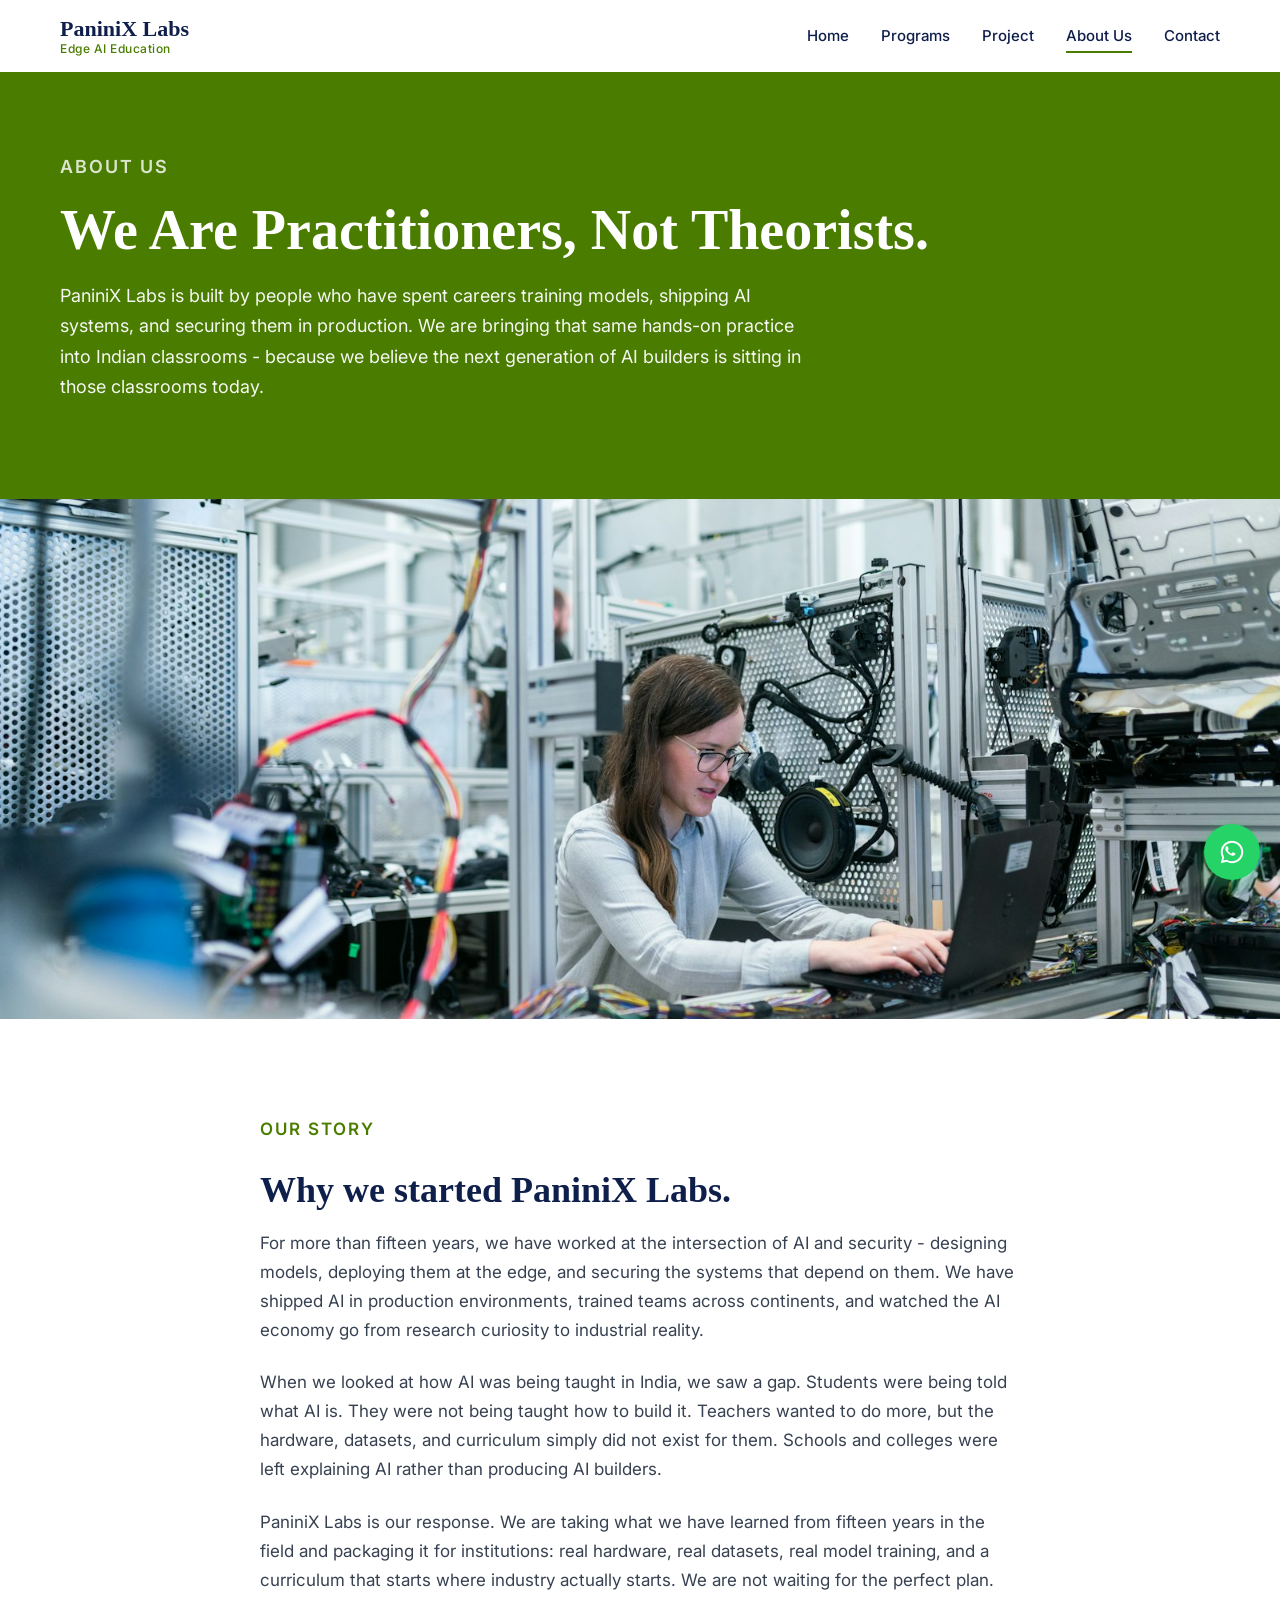
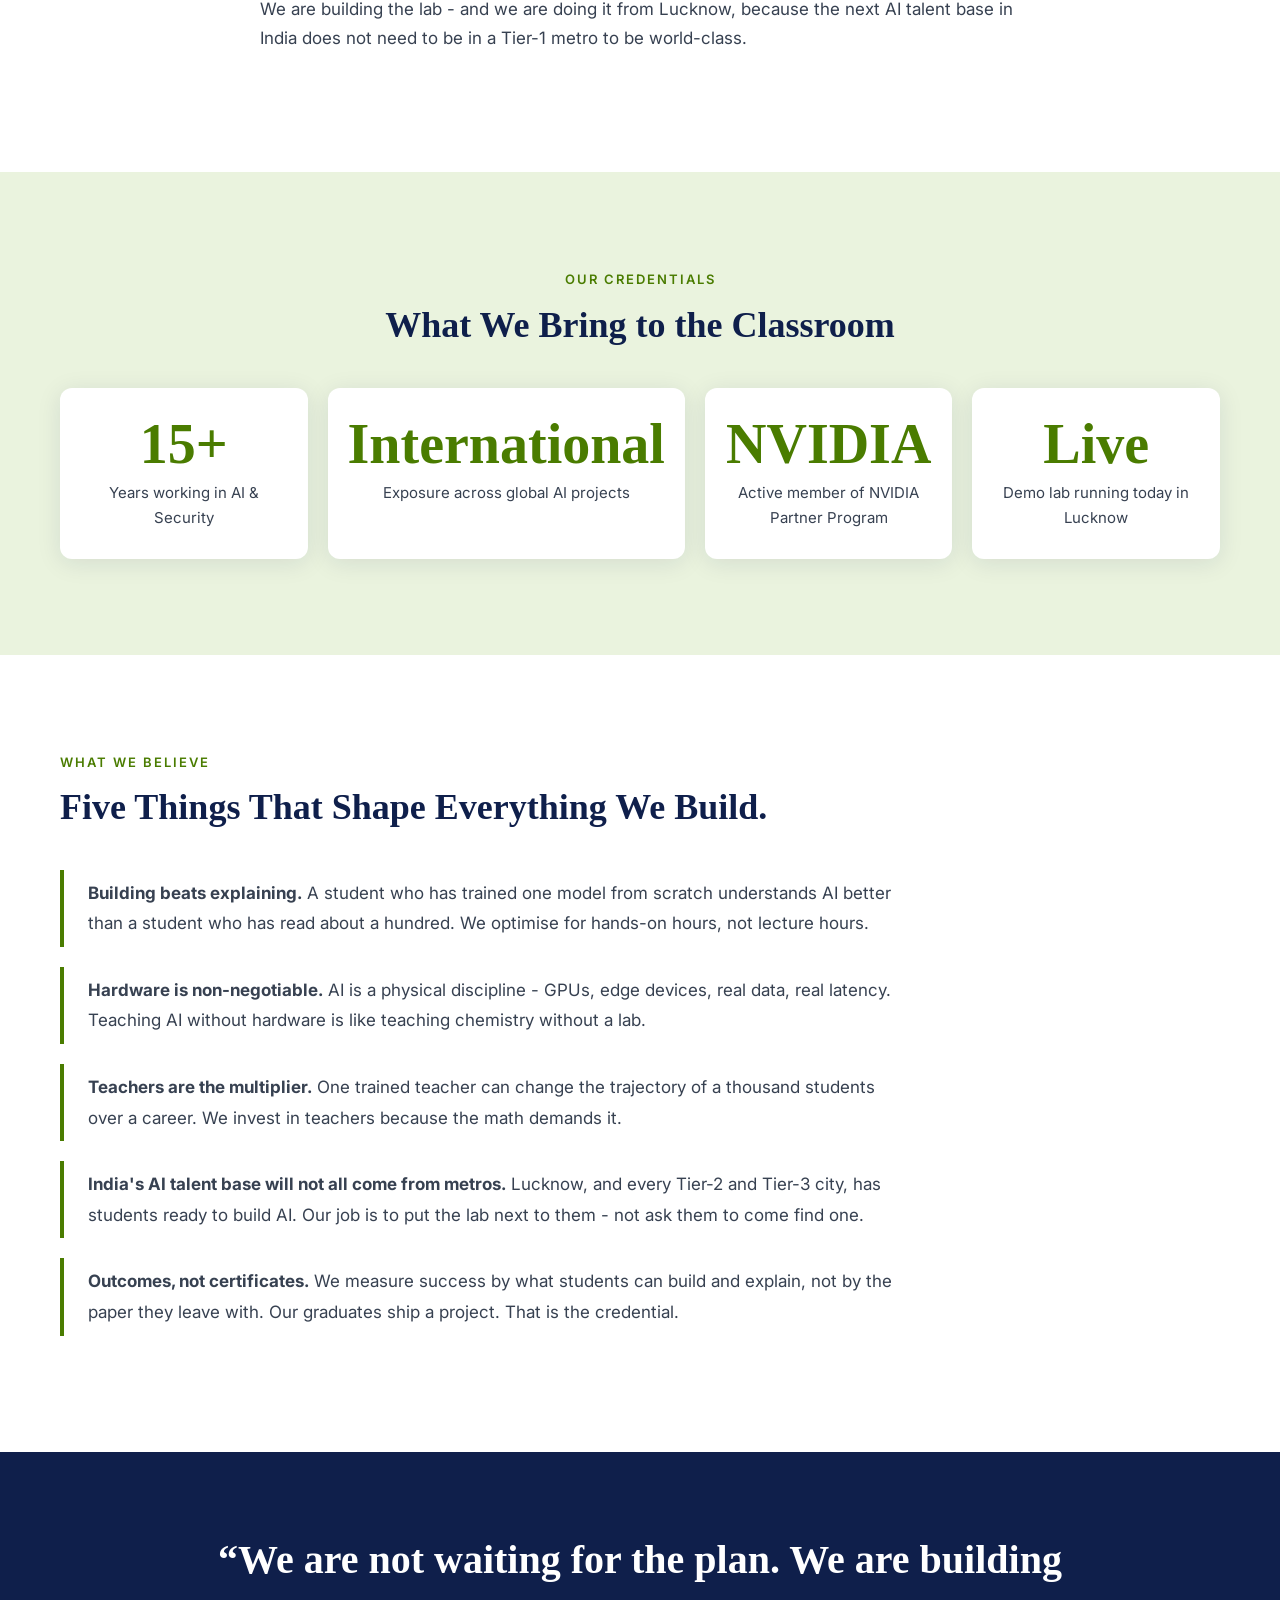
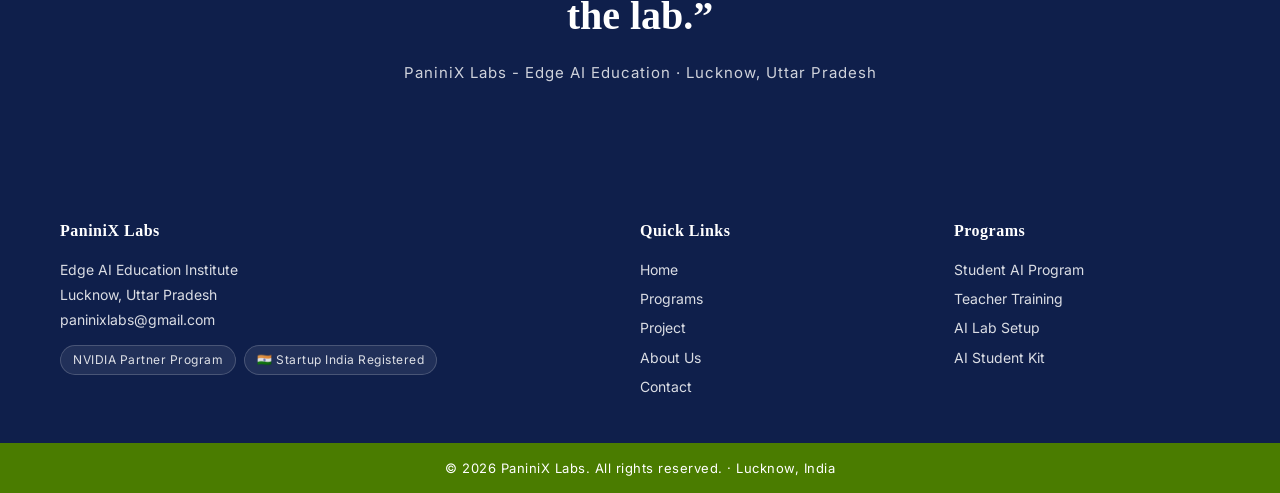
<file: about.html>
<!DOCTYPE html>
<html lang="en">
<head>
<meta charset="UTF-8">
<meta name="viewport" content="width=device-width, initial-scale=1.0">
<title>About - PaniniX Labs</title>
<meta name="description" content="PaniniX Labs is an Edge AI Education company in Lucknow. Practitioners, not theorists - building India's next generation of AI builders.">
<meta property="og:title" content="About - PaniniX Labs">
<meta property="og:description" content="Real AI. Real hardware. Real outcomes.">
<meta property="og:type" content="website">
<link rel="preconnect" href="https://fonts.googleapis.com">
<link rel="preconnect" href="https://fonts.gstatic.com" crossorigin>
<link href="https://fonts.googleapis.com/css2?family=Inter:wght@400;500;600;700&display=swap" rel="stylesheet">
<link rel="stylesheet" href="style.css">

<!-- GA4: replace G-XXXXXXXX with your Measurement ID -->
<script async src="https://www.googletagmanager.com/gtag/js?id=G-XXXXXXXX"></script>
<script>
  window.dataLayer = window.dataLayer || [];
  function gtag(){dataLayer.push(arguments);}
  gtag('js', new Date());
  gtag('config', 'G-XXXXXXXX');
</script>
</head>
<body>

<!-- ===== Nav ===== -->
<header class="nav">
  <div class="container nav-inner">
    <a href="index.html" class="logo" aria-label="PaniniX Labs home">
      <span class="logo-mark">PaniniX Labs</span>
      <span class="logo-tag">Edge AI Education</span>
    </a>
    <nav aria-label="Primary">
      <ul class="nav-links">
        <li><a href="index.html">Home</a></li>
        <li><a href="programs.html">Programs</a></li>
        <li><a href="index.html#projects">Project</a></li>
        <li><a href="about.html" class="active">About Us</a></li>
        <li><a href="contact.html">Contact</a></li>
      </ul>
    </nav>
    <button class="nav-toggle" aria-label="Open menu" aria-expanded="false" aria-controls="mobile-drawer">
      <span></span><span></span><span></span>
    </button>
  </div>
  <div class="nav-drawer" id="mobile-drawer">
    <ul>
      <li><a href="index.html">Home</a></li>
      <li><a href="programs.html">Programs</a></li>
      <li><a href="index.html#projects">Project</a></li>
      <li><a href="about.html" class="active">About Us</a></li>
      <li><a href="contact.html">Contact</a></li>
    </ul>
  </div>
</header>

<main>

  <!-- ===== Page header ===== -->
  <section class="page-header">
    <div class="container">
      <p class="eyebrow" style="color:rgba(255,255,255,0.85);">About Us</p>
      <h1>We Are Practitioners, Not Theorists.</h1>
      <p>PaniniX Labs is built by people who have spent careers training models, shipping AI systems, and securing them in production. We are bringing that same hands-on practice into Indian classrooms - because we believe the next generation of AI builders is sitting in those classrooms today.</p>
    </div>
  </section>

  <!-- ===== AI Lab photo ===== -->
  <figure class="lab-photo">
    <img src="images/ai-lab.jpg" alt="Engineer working with AI hardware in a real lab environment" loading="lazy">
  </figure>

  <!-- ===== Story ===== -->
  <section class="story">
    <div class="container story-inner">
      <p class="eyebrow reveal">Our Story</p>
      <h2 class="reveal">Why we started PaniniX Labs.</h2>
      <p class="reveal">For more than fifteen years, we have worked at the intersection of AI and security - designing models, deploying them at the edge, and securing the systems that depend on them. We have shipped AI in production environments, trained teams across continents, and watched the AI economy go from research curiosity to industrial reality.</p>
      <p class="reveal">When we looked at how AI was being taught in India, we saw a gap. Students were being told what AI is. They were not being taught how to build it. Teachers wanted to do more, but the hardware, datasets, and curriculum simply did not exist for them. Schools and colleges were left explaining AI rather than producing AI builders.</p>
      <p class="reveal">PaniniX Labs is our response. We are taking what we have learned from fifteen years in the field and packaging it for institutions: real hardware, real datasets, real model training, and a curriculum that starts where industry actually starts. We are not waiting for the perfect plan. We are building the lab - and we are doing it from Lucknow, because the next AI talent base in India does not need to be in a Tier-1 metro to be world-class.</p>
    </div>
  </section>

  <!-- ===== Credentials ===== -->
  <section class="creds">
    <div class="container">
      <div class="section-head center reveal">
        <p class="eyebrow">Our Credentials</p>
        <h2>What We Bring to the Classroom</h2>
      </div>
      <div class="creds-grid">
        <div class="cred-card reveal">
          <div class="cred-num">15+</div>
          <p>Years working in AI &amp; Security</p>
        </div>
        <div class="cred-card reveal">
          <div class="cred-num">International</div>
          <p>Exposure across global AI projects</p>
        </div>
        <div class="cred-card reveal">
          <div class="cred-num">NVIDIA</div>
          <p>Active member of NVIDIA Partner Program</p>
        </div>
        <div class="cred-card reveal">
          <div class="cred-num">Live</div>
          <p>Demo lab running today in Lucknow</p>
        </div>
      </div>
    </div>
  </section>

  <!-- ===== Beliefs ===== -->
  <section class="beliefs">
    <div class="container">
      <div class="section-head reveal">
        <p class="eyebrow">What We Believe</p>
        <h2>Five Things That Shape Everything We Build.</h2>
      </div>
      <ul>
        <li class="reveal"><strong>Building beats explaining.</strong> A student who has trained one model from scratch understands AI better than a student who has read about a hundred. We optimise for hands-on hours, not lecture hours.</li>
        <li class="reveal"><strong>Hardware is non-negotiable.</strong> AI is a physical discipline - GPUs, edge devices, real data, real latency. Teaching AI without hardware is like teaching chemistry without a lab.</li>
        <li class="reveal"><strong>Teachers are the multiplier.</strong> One trained teacher can change the trajectory of a thousand students over a career. We invest in teachers because the math demands it.</li>
        <li class="reveal"><strong>India's AI talent base will not all come from metros.</strong> Lucknow, and every Tier-2 and Tier-3 city, has students ready to build AI. Our job is to put the lab next to them - not ask them to come find one.</li>
        <li class="reveal"><strong>Outcomes, not certificates.</strong> We measure success by what students can build and explain, not by the paper they leave with. Our graduates ship a project. That is the credential.</li>
      </ul>
    </div>
  </section>

  <!-- ===== Mission Banner ===== -->
  <section class="mission-banner">
    <div class="container">
      <h2>“We are not waiting for the plan. We are building the lab.”</h2>
      <p>PaniniX Labs - Edge AI Education · Lucknow, Uttar Pradesh</p>
    </div>
  </section>

</main>

<!-- ===== Footer ===== -->
<footer class="footer">
  <div class="container footer-grid">
    <div>
      <h4>PaniniX Labs</h4>
      <p>Edge AI Education Institute</p>
      <p>Lucknow, Uttar Pradesh</p>
      <p><a href="mailto:paninixlabs@gmail.com">paninixlabs@gmail.com</a></p>
      <div class="footer-badges">
        <span class="pill">NVIDIA Partner Program</span>
        <span class="pill">🇮🇳 Startup India Registered</span>
      </div>
    </div>
    <div>
      <h4>Quick Links</h4>
      <ul>
        <li><a href="index.html">Home</a></li>
        <li><a href="programs.html">Programs</a></li>
        <li><a href="index.html#projects">Project</a></li>
        <li><a href="about.html">About Us</a></li>
        <li><a href="contact.html">Contact</a></li>
      </ul>
    </div>
    <div>
      <h4>Programs</h4>
      <ul>
        <li><a href="programs.html#student">Student AI Program</a></li>
        <li><a href="programs.html#teacher">Teacher Training</a></li>
        <li><a href="programs.html#lab">AI Lab Setup</a></li>
        <li><a href="programs.html#kit">AI Student Kit</a></li>
      </ul>
    </div>
  </div>
  <div class="footer-bottom">
    © <span data-year>2026</span> PaniniX Labs. All rights reserved. · Lucknow, India
  </div>
</footer>

<!-- ===== WhatsApp floating ===== -->
<a class="wa-float" href="https://wa.me/919485171710?text=Hello%2C%20I%20am%20interested%20in%20PaniniX%20Labs%20programs.%20Can%20we%20schedule%20a%20demo%3F" target="_blank" rel="noopener" aria-label="Chat on WhatsApp">
  <svg viewBox="0 0 32 32" aria-hidden="true"><path d="M19.11 17.21c-.27-.13-1.59-.79-1.84-.88-.25-.09-.43-.13-.61.13-.18.27-.7.88-.86 1.06-.16.18-.32.2-.59.07-.27-.13-1.13-.42-2.16-1.34-.8-.71-1.34-1.59-1.49-1.86-.16-.27-.02-.41.12-.54.12-.12.27-.32.4-.48.13-.16.18-.27.27-.45.09-.18.04-.34-.02-.48-.07-.13-.6-1.45-.83-1.99-.22-.52-.44-.45-.6-.46l-.51-.01c-.18 0-.47.07-.71.34-.25.27-.93.91-.93 2.22 0 1.31.96 2.58 1.09 2.76.13.18 1.88 2.87 4.55 4.02.64.27 1.13.43 1.52.55.64.2 1.22.18 1.68.11.51-.08 1.59-.65 1.81-1.27.22-.62.22-1.16.16-1.27-.07-.11-.25-.18-.52-.31zM16 4C9.37 4 4 9.37 4 16c0 2.11.55 4.13 1.6 5.93L4 28l6.27-1.55A11.93 11.93 0 0016 28c6.63 0 12-5.37 12-12S22.63 4 16 4zm0 21.85c-1.86 0-3.65-.49-5.22-1.42l-.37-.22-3.72.92.99-3.62-.24-.37A9.83 9.83 0 016.15 16C6.15 10.57 10.57 6.15 16 6.15S25.85 10.57 25.85 16 21.43 25.85 16 25.85z"/></svg>
  <span class="wa-tooltip">Chat with us</span>
</a>

<script src="main.js"></script>
</body>
</html>
</file>
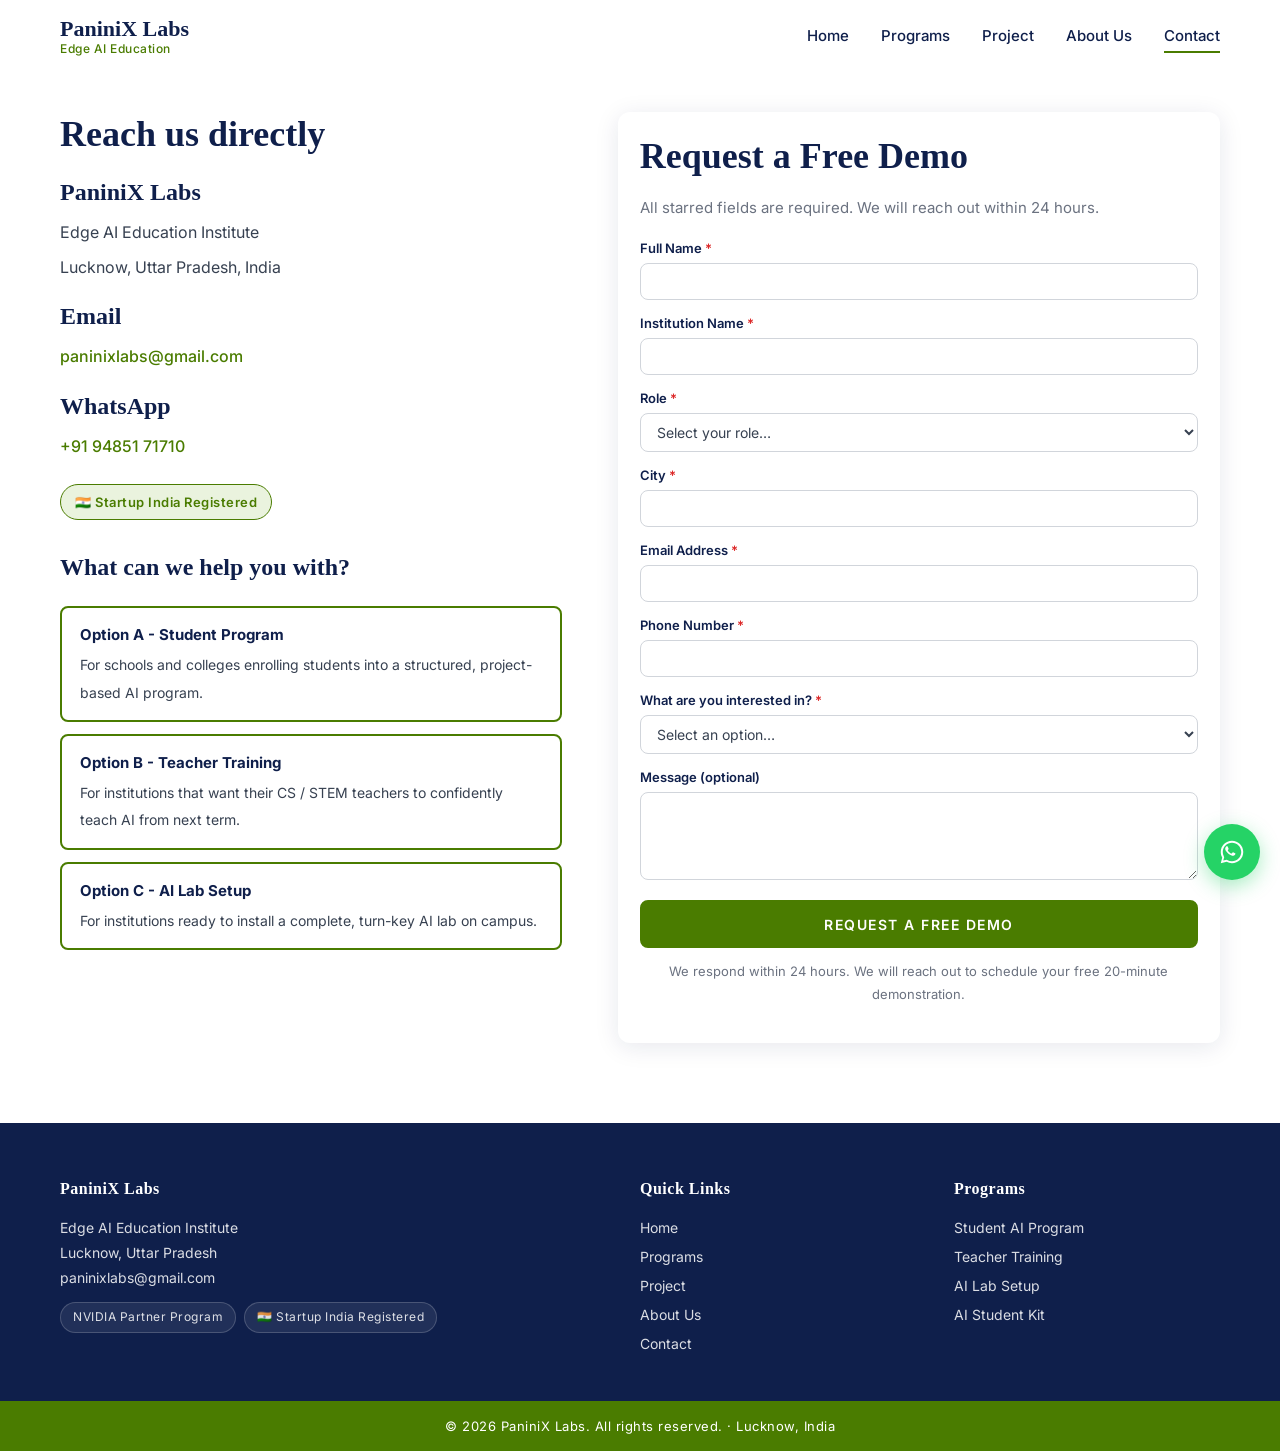
<file: contact.html>
<!DOCTYPE html>
<html lang="en">
<head>
<meta charset="UTF-8">
<meta name="viewport" content="width=device-width, initial-scale=1.0">
<title>Contact - PaniniX Labs</title>
<meta name="description" content="Book a free 20-minute demo with PaniniX Labs. Reach us for student programs, teacher training, AI lab setup, or the AI Student Kit.">
<meta property="og:title" content="Contact - PaniniX Labs">
<meta property="og:description" content="Real AI. Real hardware. Real outcomes.">
<meta property="og:type" content="website">
<link rel="preconnect" href="https://fonts.googleapis.com">
<link rel="preconnect" href="https://fonts.gstatic.com" crossorigin>
<link href="https://fonts.googleapis.com/css2?family=Inter:wght@400;500;600;700&display=swap" rel="stylesheet">
<link rel="stylesheet" href="style.css">

<!-- GA4: replace G-XXXXXXXX with your Measurement ID -->
<script async src="https://www.googletagmanager.com/gtag/js?id=G-XXXXXXXX"></script>
<script>
  window.dataLayer = window.dataLayer || [];
  function gtag(){dataLayer.push(arguments);}
  gtag('js', new Date());
  gtag('config', 'G-XXXXXXXX');
</script>
</head>
<body>

<!-- ===== Nav ===== -->
<header class="nav">
  <div class="container nav-inner">
    <a href="index.html" class="logo" aria-label="PaniniX Labs home">
      <span class="logo-mark">PaniniX Labs</span>
      <span class="logo-tag">Edge AI Education</span>
    </a>
    <nav aria-label="Primary">
      <ul class="nav-links">
        <li><a href="index.html">Home</a></li>
        <li><a href="programs.html">Programs</a></li>
        <li><a href="index.html#projects">Project</a></li>
        <li><a href="about.html">About Us</a></li>
        <li><a href="contact.html" class="active">Contact</a></li>
      </ul>
    </nav>
    <button class="nav-toggle" aria-label="Open menu" aria-expanded="false" aria-controls="mobile-drawer">
      <span></span><span></span><span></span>
    </button>
  </div>
  <div class="nav-drawer" id="mobile-drawer">
    <ul>
      <li><a href="index.html">Home</a></li>
      <li><a href="programs.html">Programs</a></li>
      <li><a href="index.html#projects">Project</a></li>
      <li><a href="about.html">About Us</a></li>
      <li><a href="contact.html" class="active">Contact</a></li>
    </ul>
  </div>
</header>

<main>

  <section class="contact-section">
    <div class="container">
      <div class="contact-grid">

        <!-- ===== Left: Contact details ===== -->
        <div class="contact-info reveal">
          <h2>Reach us directly</h2>

          <h3 style="margin-top:20px;">PaniniX Labs</h3>
          <p class="address">Edge AI Education Institute</p>
          <p class="address">Lucknow, Uttar Pradesh, India</p>

          <h3 style="margin-top:20px;">Email</h3>
          <p><a href="mailto:paninixlabs@gmail.com">paninixlabs@gmail.com</a></p>

          <h3 style="margin-top:20px;">WhatsApp</h3>
          <p><a href="https://wa.me/919485171710?text=Hello%2C%20I%20am%20interested%20in%20PaniniX%20Labs%20programs.%20Can%20we%20schedule%20a%20demo%3F" target="_blank" rel="noopener">+91 94851 71710</a></p>

          <span class="badge">🇮🇳 Startup India Registered</span>

          <h3 style="margin-top:8px;">What can we help you with?</h3>
          <div class="interest-cards">
            <div class="interest-card">
              <strong>Option A - Student Program</strong>
              <span>For schools and colleges enrolling students into a structured, project-based AI program.</span>
            </div>
            <div class="interest-card">
              <strong>Option B - Teacher Training</strong>
              <span>For institutions that want their CS / STEM teachers to confidently teach AI from next term.</span>
            </div>
            <div class="interest-card">
              <strong>Option C - AI Lab Setup</strong>
              <span>For institutions ready to install a complete, turn-key AI lab on campus.</span>
            </div>
          </div>
        </div>

        <!-- ===== Right: Form ===== -->
        <div>
          <div class="form-card reveal">
            <h2 style="margin-top:0;">Request a Free Demo</h2>
            <p style="color:var(--grey-500); font-size:15px;">All starred fields are required. We will reach out within 24 hours.</p>

            <div class="form-success" id="form-success" role="status" aria-live="polite">
              <strong>Thank you.</strong><br>
              We will reach out within 24 hours to schedule your free 20-minute demonstration.
            </div>

            <form id="enquiry-form" action="https://formspree.io/f/mgorgeoj" method="POST" novalidate>
              <div class="form-row">
                <label for="name">Full Name <span class="req">*</span></label>
                <input type="text" id="name" name="name" required>
                <p class="err">Please enter your full name.</p>
              </div>

              <div class="form-row">
                <label for="institution">Institution Name <span class="req">*</span></label>
                <input type="text" id="institution" name="institution" required>
                <p class="err">Please enter your institution name.</p>
              </div>

              <div class="form-row">
                <label for="role">Role <span class="req">*</span></label>
                <select id="role" name="role" required>
                  <option value="">Select your role…</option>
                  <option>Principal</option>
                  <option>HOD</option>
                  <option>Teacher</option>
                  <option>Student</option>
                  <option>Other</option>
                </select>
                <p class="err">Please select your role.</p>
              </div>

              <div class="form-row">
                <label for="city">City <span class="req">*</span></label>
                <input type="text" id="city" name="city" required>
                <p class="err">Please enter your city.</p>
              </div>

              <div class="form-row">
                <label for="email">Email Address <span class="req">*</span></label>
                <input type="email" id="email" name="email" required>
                <p class="err">Please enter a valid email address.</p>
              </div>

              <div class="form-row">
                <label for="phone">Phone Number <span class="req">*</span></label>
                <input type="tel" id="phone" name="phone" required inputmode="numeric" autocomplete="tel">
                <p class="err">Please enter a valid phone number (at least 10 digits).</p>
              </div>

              <div class="form-row">
                <label for="interest">What are you interested in? <span class="req">*</span></label>
                <select id="interest" name="interest" required>
                  <option value="">Select an option…</option>
                  <option>Student Program</option>
                  <option>Teacher Training</option>
                  <option>AI Lab Setup</option>
                  <option>AI Kit</option>
                  <option>General Enquiry</option>
                </select>
                <p class="err">Please select what interests you.</p>
              </div>

              <div class="form-row">
                <label for="message">Message (optional)</label>
                <textarea id="message" name="message" rows="4"></textarea>
              </div>

              <button type="submit" class="btn btn-primary btn-block">Request a Free Demo</button>
              <p class="form-note">We respond within 24 hours. We will reach out to schedule your free 20-minute demonstration.</p>
            </form>
          </div>
        </div>

      </div>
    </div>
  </section>

</main>

<!-- ===== Footer ===== -->
<footer class="footer">
  <div class="container footer-grid">
    <div>
      <h4>PaniniX Labs</h4>
      <p>Edge AI Education Institute</p>
      <p>Lucknow, Uttar Pradesh</p>
      <p><a href="mailto:paninixlabs@gmail.com">paninixlabs@gmail.com</a></p>
      <div class="footer-badges">
        <span class="pill">NVIDIA Partner Program</span>
        <span class="pill">🇮🇳 Startup India Registered</span>
      </div>
    </div>
    <div>
      <h4>Quick Links</h4>
      <ul>
        <li><a href="index.html">Home</a></li>
        <li><a href="programs.html">Programs</a></li>
        <li><a href="index.html#projects">Project</a></li>
        <li><a href="about.html">About Us</a></li>
        <li><a href="contact.html">Contact</a></li>
      </ul>
    </div>
    <div>
      <h4>Programs</h4>
      <ul>
        <li><a href="programs.html#student">Student AI Program</a></li>
        <li><a href="programs.html#teacher">Teacher Training</a></li>
        <li><a href="programs.html#lab">AI Lab Setup</a></li>
        <li><a href="programs.html#kit">AI Student Kit</a></li>
      </ul>
    </div>
  </div>
  <div class="footer-bottom">
    © <span data-year>2026</span> PaniniX Labs. All rights reserved. · Lucknow, India
  </div>
</footer>

<!-- ===== WhatsApp floating ===== -->
<a class="wa-float" href="https://wa.me/919485171710?text=Hello%2C%20I%20am%20interested%20in%20PaniniX%20Labs%20programs.%20Can%20we%20schedule%20a%20demo%3F" target="_blank" rel="noopener" aria-label="Chat on WhatsApp">
  <svg viewBox="0 0 32 32" aria-hidden="true"><path d="M19.11 17.21c-.27-.13-1.59-.79-1.84-.88-.25-.09-.43-.13-.61.13-.18.27-.7.88-.86 1.06-.16.18-.32.2-.59.07-.27-.13-1.13-.42-2.16-1.34-.8-.71-1.34-1.59-1.49-1.86-.16-.27-.02-.41.12-.54.12-.12.27-.32.4-.48.13-.16.18-.27.27-.45.09-.18.04-.34-.02-.48-.07-.13-.6-1.45-.83-1.99-.22-.52-.44-.45-.6-.46l-.51-.01c-.18 0-.47.07-.71.34-.25.27-.93.91-.93 2.22 0 1.31.96 2.58 1.09 2.76.13.18 1.88 2.87 4.55 4.02.64.27 1.13.43 1.52.55.64.2 1.22.18 1.68.11.51-.08 1.59-.65 1.81-1.27.22-.62.22-1.16.16-1.27-.07-.11-.25-.18-.52-.31zM16 4C9.37 4 4 9.37 4 16c0 2.11.55 4.13 1.6 5.93L4 28l6.27-1.55A11.93 11.93 0 0016 28c6.63 0 12-5.37 12-12S22.63 4 16 4zm0 21.85c-1.86 0-3.65-.49-5.22-1.42l-.37-.22-3.72.92.99-3.62-.24-.37A9.83 9.83 0 016.15 16C6.15 10.57 10.57 6.15 16 6.15S25.85 10.57 25.85 16 21.43 25.85 16 25.85z"/></svg>
  <span class="wa-tooltip">Chat with us</span>
</a>

<script src="main.js"></script>
</body>
</html>
</file>
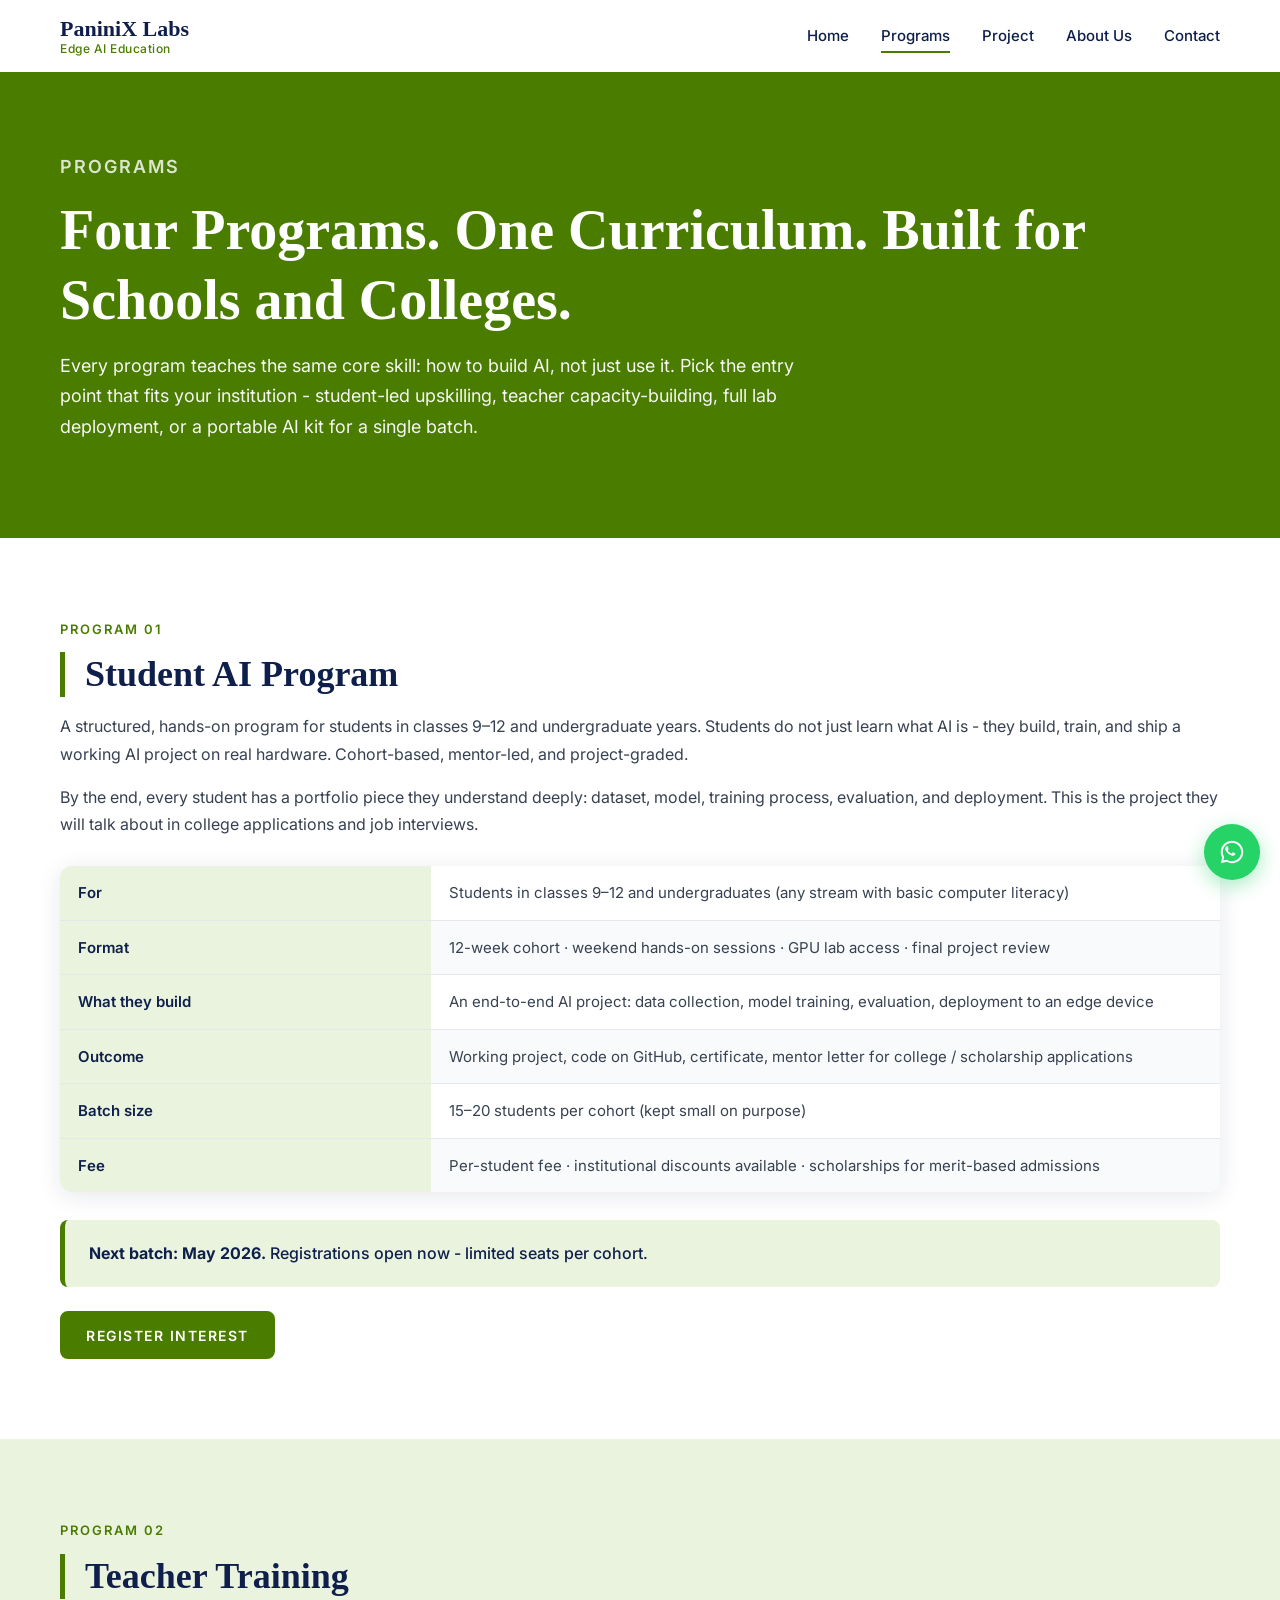
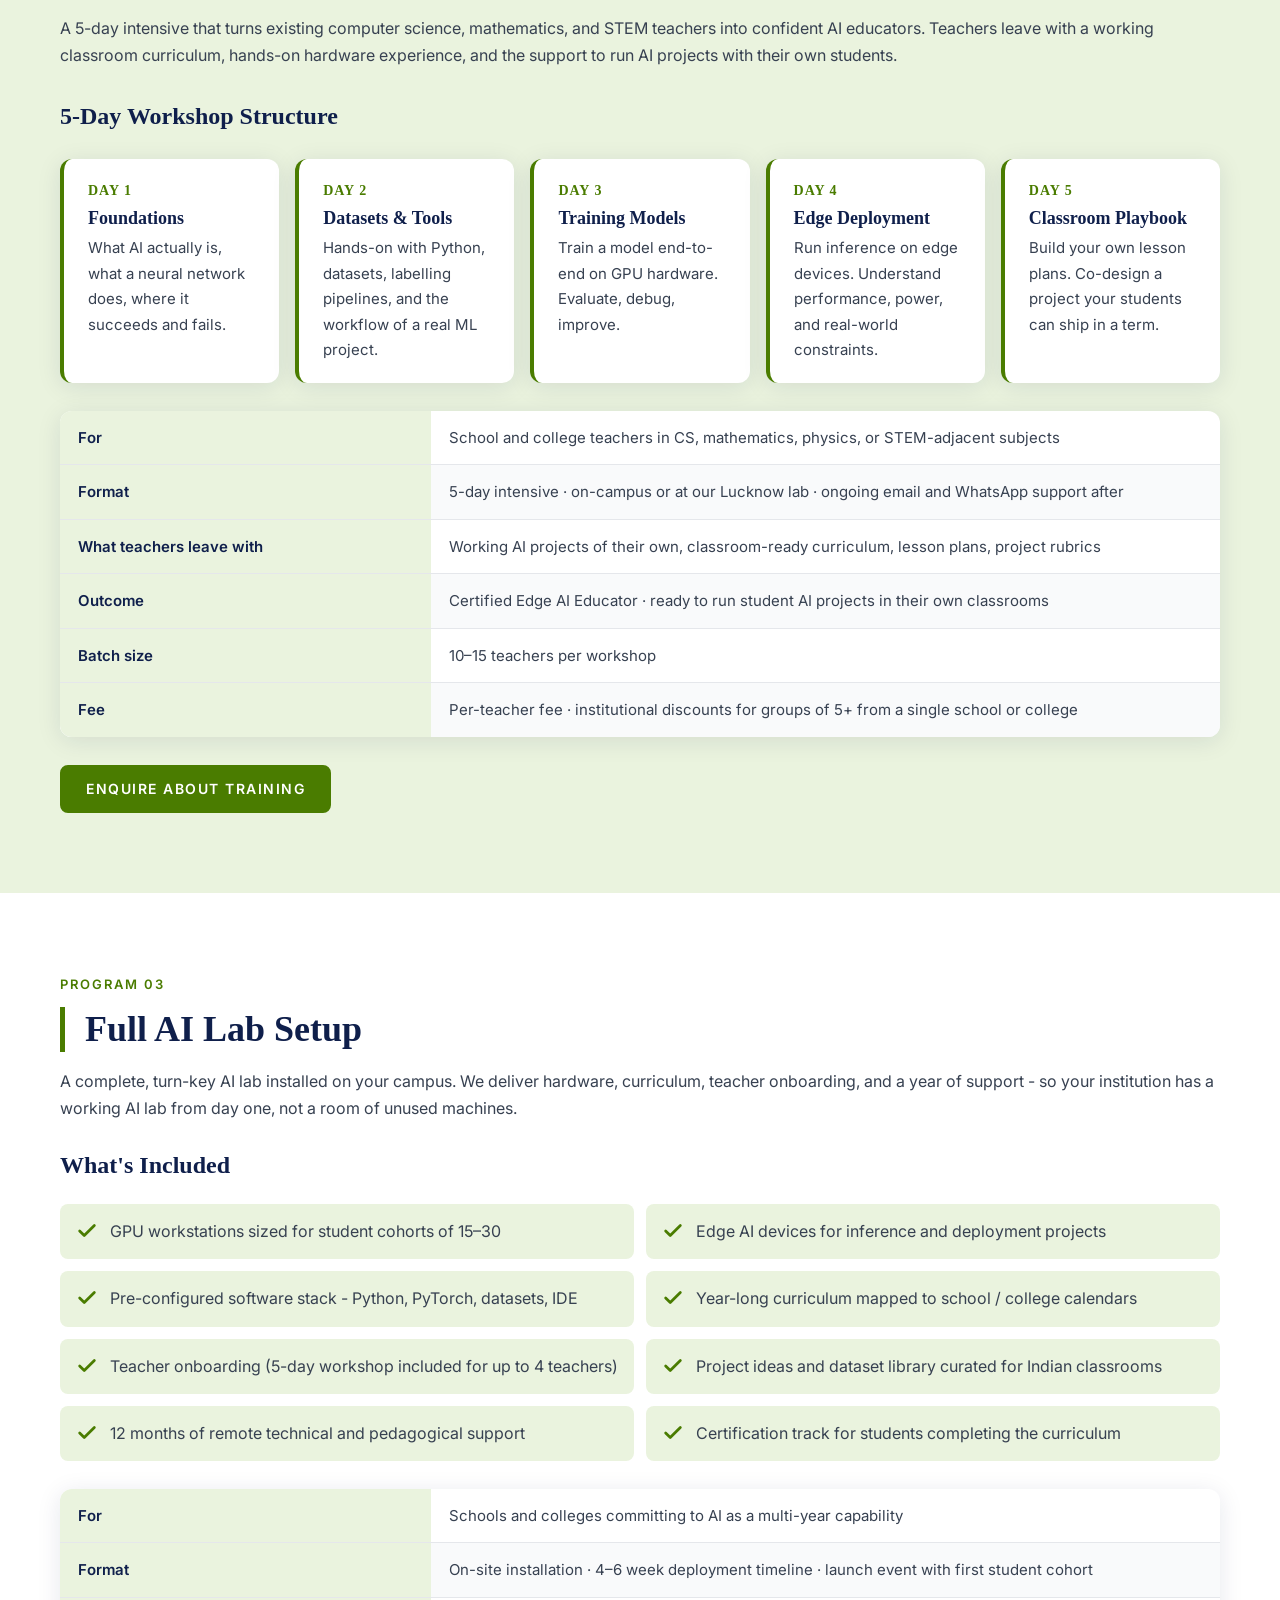
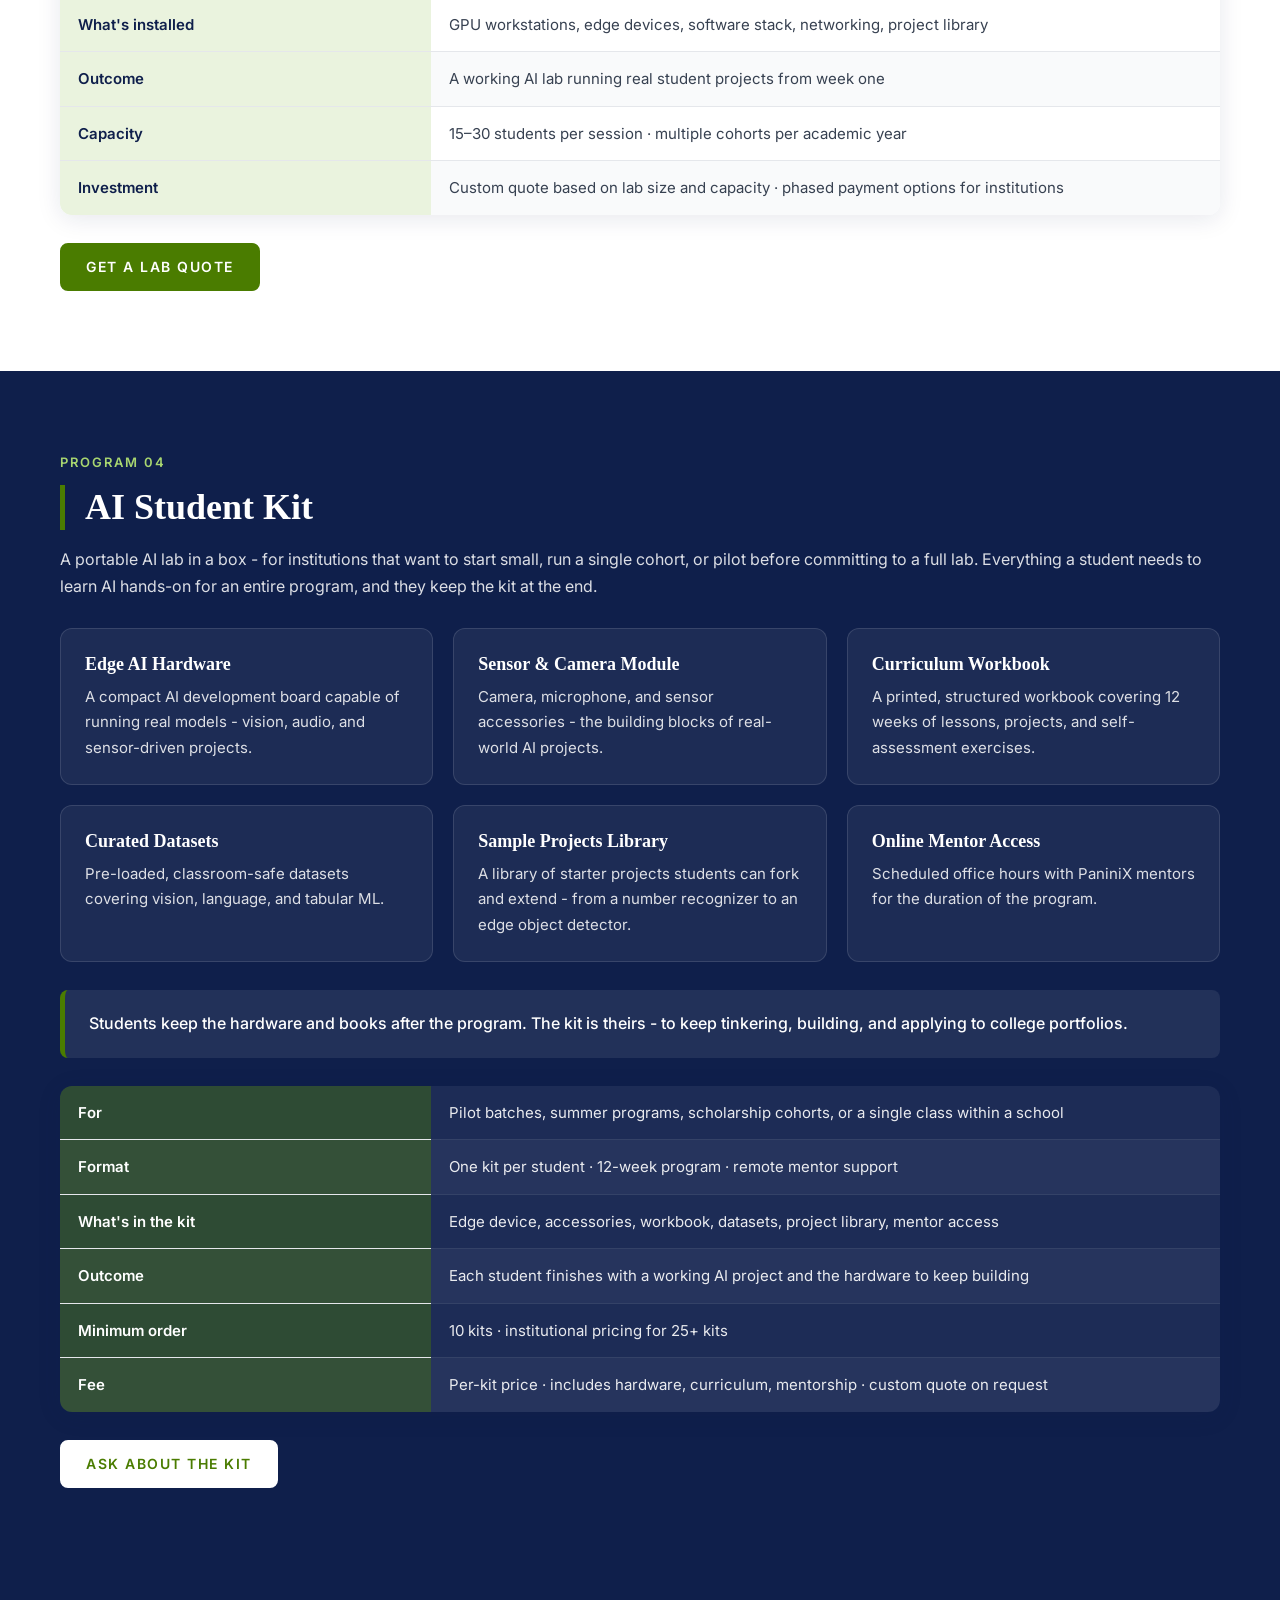
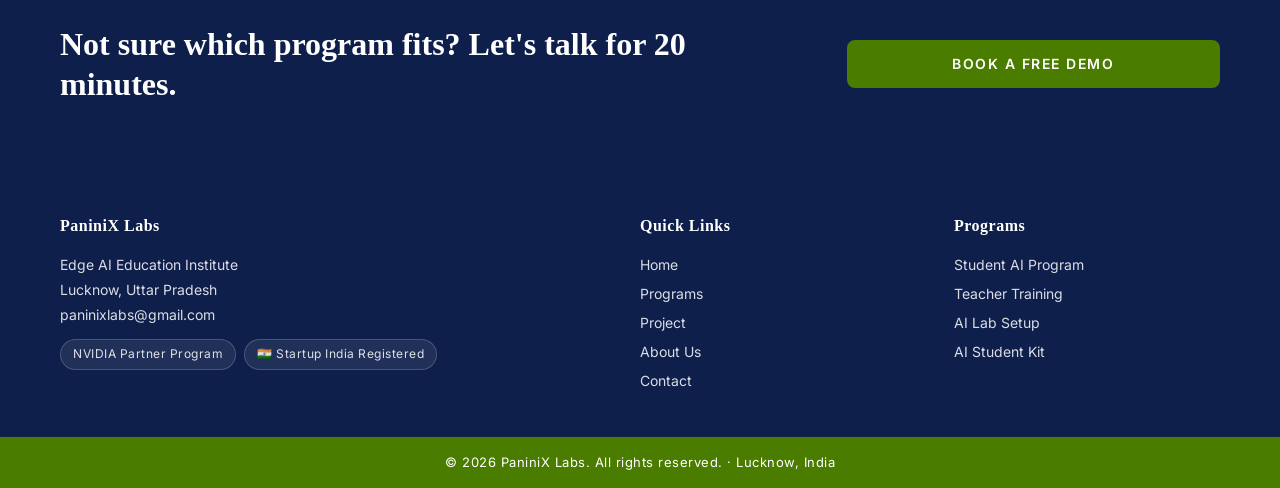
<file: programs.html>
<!DOCTYPE html>
<html lang="en">
<head>
<meta charset="UTF-8">
<meta name="viewport" content="width=device-width, initial-scale=1.0">
<title>Programs - PaniniX Labs</title>
<meta name="description" content="Four programs, one curriculum: Student AI Program, Teacher Training, Full AI Lab Setup, and the AI Student Kit. Built for schools and colleges across India.">
<meta property="og:title" content="Programs - PaniniX Labs">
<meta property="og:description" content="Real AI. Real hardware. Real outcomes.">
<meta property="og:type" content="website">
<link rel="preconnect" href="https://fonts.googleapis.com">
<link rel="preconnect" href="https://fonts.gstatic.com" crossorigin>
<link href="https://fonts.googleapis.com/css2?family=Inter:wght@400;500;600;700&display=swap" rel="stylesheet">
<link rel="stylesheet" href="style.css">

<!-- GA4: replace G-XXXXXXXX with your Measurement ID -->
<script async src="https://www.googletagmanager.com/gtag/js?id=G-XXXXXXXX"></script>
<script>
  window.dataLayer = window.dataLayer || [];
  function gtag(){dataLayer.push(arguments);}
  gtag('js', new Date());
  gtag('config', 'G-XXXXXXXX');
</script>
</head>
<body>

<!-- ===== Nav ===== -->
<header class="nav">
  <div class="container nav-inner">
    <a href="index.html" class="logo" aria-label="PaniniX Labs home">
      <span class="logo-mark">PaniniX Labs</span>
      <span class="logo-tag">Edge AI Education</span>
    </a>
    <nav aria-label="Primary">
      <ul class="nav-links">
        <li><a href="index.html">Home</a></li>
        <li><a href="programs.html" class="active">Programs</a></li>
        <li><a href="index.html#projects">Project</a></li>
        <li><a href="about.html">About Us</a></li>
        <li><a href="contact.html">Contact</a></li>
      </ul>
    </nav>
    <button class="nav-toggle" aria-label="Open menu" aria-expanded="false" aria-controls="mobile-drawer">
      <span></span><span></span><span></span>
    </button>
  </div>
  <div class="nav-drawer" id="mobile-drawer">
    <ul>
      <li><a href="index.html">Home</a></li>
      <li><a href="programs.html" class="active">Programs</a></li>
      <li><a href="index.html#projects">Project</a></li>
      <li><a href="about.html">About Us</a></li>
      <li><a href="contact.html">Contact</a></li>
    </ul>
  </div>
</header>

<main>

  <!-- ===== Page header ===== -->
  <section class="page-header">
    <div class="container">
      <p class="eyebrow" style="color:rgba(255,255,255,0.85);">Programs</p>
      <h1>Four Programs. One Curriculum. Built for Schools and Colleges.</h1>
      <p>Every program teaches the same core skill: how to build AI, not just use it. Pick the entry point that fits your institution - student-led upskilling, teacher capacity-building, full lab deployment, or a portable AI kit for a single batch.</p>
    </div>
  </section>

  <!-- ===== Program 01 - Student ===== -->
  <section id="student" class="program-section accent">
    <div class="container">
      <p class="eyebrow reveal">Program 01</p>
      <h2 class="reveal">Student AI Program</h2>
      <p class="reveal">A structured, hands-on program for students in classes 9–12 and undergraduate years. Students do not just learn what AI is - they build, train, and ship a working AI project on real hardware. Cohort-based, mentor-led, and project-graded.</p>
      <p class="reveal">By the end, every student has a portfolio piece they understand deeply: dataset, model, training process, evaluation, and deployment. This is the project they will talk about in college applications and job interviews.</p>

      <table class="detail-table reveal">
        <tbody>
          <tr><th>For</th><td>Students in classes 9–12 and undergraduates (any stream with basic computer literacy)</td></tr>
          <tr><th>Format</th><td>12-week cohort · weekend hands-on sessions · GPU lab access · final project review</td></tr>
          <tr><th>What they build</th><td>An end-to-end AI project: data collection, model training, evaluation, deployment to an edge device</td></tr>
          <tr><th>Outcome</th><td>Working project, code on GitHub, certificate, mentor letter for college / scholarship applications</td></tr>
          <tr><th>Batch size</th><td>15–20 students per cohort (kept small on purpose)</td></tr>
          <tr><th>Fee</th><td>Per-student fee · institutional discounts available · scholarships for merit-based admissions</td></tr>
        </tbody>
      </table>

      <div class="callout reveal">
        <strong>Next batch: May 2026.</strong> Registrations open now - limited seats per cohort.
      </div>

      <a href="contact.html" class="btn btn-primary">Register Interest</a>
    </div>
  </section>

  <!-- ===== Program 02 - Teacher ===== -->
  <section id="teacher" class="program-section alt accent">
    <div class="container">
      <p class="eyebrow reveal">Program 02</p>
      <h2 class="reveal">Teacher Training</h2>
      <p class="reveal">A 5-day intensive that turns existing computer science, mathematics, and STEM teachers into confident AI educators. Teachers leave with a working classroom curriculum, hands-on hardware experience, and the support to run AI projects with their own students.</p>

      <h3 class="reveal" style="margin-top: 32px;">5-Day Workshop Structure</h3>
      <div class="timeline reveal">
        <div class="timeline-step">
          <div class="timeline-day">Day 1</div>
          <h4>Foundations</h4>
          <p>What AI actually is, what a neural network does, where it succeeds and fails.</p>
        </div>
        <div class="timeline-step">
          <div class="timeline-day">Day 2</div>
          <h4>Datasets &amp; Tools</h4>
          <p>Hands-on with Python, datasets, labelling pipelines, and the workflow of a real ML project.</p>
        </div>
        <div class="timeline-step">
          <div class="timeline-day">Day 3</div>
          <h4>Training Models</h4>
          <p>Train a model end-to-end on GPU hardware. Evaluate, debug, improve.</p>
        </div>
        <div class="timeline-step">
          <div class="timeline-day">Day 4</div>
          <h4>Edge Deployment</h4>
          <p>Run inference on edge devices. Understand performance, power, and real-world constraints.</p>
        </div>
        <div class="timeline-step">
          <div class="timeline-day">Day 5</div>
          <h4>Classroom Playbook</h4>
          <p>Build your own lesson plans. Co-design a project your students can ship in a term.</p>
        </div>
      </div>

      <table class="detail-table reveal">
        <tbody>
          <tr><th>For</th><td>School and college teachers in CS, mathematics, physics, or STEM-adjacent subjects</td></tr>
          <tr><th>Format</th><td>5-day intensive · on-campus or at our Lucknow lab · ongoing email and WhatsApp support after</td></tr>
          <tr><th>What teachers leave with</th><td>Working AI projects of their own, classroom-ready curriculum, lesson plans, project rubrics</td></tr>
          <tr><th>Outcome</th><td>Certified Edge AI Educator · ready to run student AI projects in their own classrooms</td></tr>
          <tr><th>Batch size</th><td>10–15 teachers per workshop</td></tr>
          <tr><th>Fee</th><td>Per-teacher fee · institutional discounts for groups of 5+ from a single school or college</td></tr>
        </tbody>
      </table>

      <a href="contact.html" class="btn btn-primary">Enquire About Training</a>
    </div>
  </section>

  <!-- ===== Program 03 - Lab Setup ===== -->
  <section id="lab" class="program-section accent">
    <div class="container">
      <p class="eyebrow reveal">Program 03</p>
      <h2 class="reveal">Full AI Lab Setup</h2>
      <p class="reveal">A complete, turn-key AI lab installed on your campus. We deliver hardware, curriculum, teacher onboarding, and a year of support - so your institution has a working AI lab from day one, not a room of unused machines.</p>

      <h3 class="reveal" style="margin-top: 28px;">What's Included</h3>
      <ul class="icon-list reveal">
        <li>
          <svg width="22" height="22" viewBox="0 0 24 24" fill="none" stroke="#4A7C00" stroke-width="3" stroke-linecap="round" stroke-linejoin="round" aria-hidden="true"><polyline points="20 6 9 17 4 12"/></svg>
          <span>GPU workstations sized for student cohorts of 15–30</span>
        </li>
        <li>
          <svg width="22" height="22" viewBox="0 0 24 24" fill="none" stroke="#4A7C00" stroke-width="3" stroke-linecap="round" stroke-linejoin="round" aria-hidden="true"><polyline points="20 6 9 17 4 12"/></svg>
          <span>Edge AI devices for inference and deployment projects</span>
        </li>
        <li>
          <svg width="22" height="22" viewBox="0 0 24 24" fill="none" stroke="#4A7C00" stroke-width="3" stroke-linecap="round" stroke-linejoin="round" aria-hidden="true"><polyline points="20 6 9 17 4 12"/></svg>
          <span>Pre-configured software stack - Python, PyTorch, datasets, IDE</span>
        </li>
        <li>
          <svg width="22" height="22" viewBox="0 0 24 24" fill="none" stroke="#4A7C00" stroke-width="3" stroke-linecap="round" stroke-linejoin="round" aria-hidden="true"><polyline points="20 6 9 17 4 12"/></svg>
          <span>Year-long curriculum mapped to school / college calendars</span>
        </li>
        <li>
          <svg width="22" height="22" viewBox="0 0 24 24" fill="none" stroke="#4A7C00" stroke-width="3" stroke-linecap="round" stroke-linejoin="round" aria-hidden="true"><polyline points="20 6 9 17 4 12"/></svg>
          <span>Teacher onboarding (5-day workshop included for up to 4 teachers)</span>
        </li>
        <li>
          <svg width="22" height="22" viewBox="0 0 24 24" fill="none" stroke="#4A7C00" stroke-width="3" stroke-linecap="round" stroke-linejoin="round" aria-hidden="true"><polyline points="20 6 9 17 4 12"/></svg>
          <span>Project ideas and dataset library curated for Indian classrooms</span>
        </li>
        <li>
          <svg width="22" height="22" viewBox="0 0 24 24" fill="none" stroke="#4A7C00" stroke-width="3" stroke-linecap="round" stroke-linejoin="round" aria-hidden="true"><polyline points="20 6 9 17 4 12"/></svg>
          <span>12 months of remote technical and pedagogical support</span>
        </li>
        <li>
          <svg width="22" height="22" viewBox="0 0 24 24" fill="none" stroke="#4A7C00" stroke-width="3" stroke-linecap="round" stroke-linejoin="round" aria-hidden="true"><polyline points="20 6 9 17 4 12"/></svg>
          <span>Certification track for students completing the curriculum</span>
        </li>
      </ul>

      <table class="detail-table reveal">
        <tbody>
          <tr><th>For</th><td>Schools and colleges committing to AI as a multi-year capability</td></tr>
          <tr><th>Format</th><td>On-site installation · 4–6 week deployment timeline · launch event with first student cohort</td></tr>
          <tr><th>What's installed</th><td>GPU workstations, edge devices, software stack, networking, project library</td></tr>
          <tr><th>Outcome</th><td>A working AI lab running real student projects from week one</td></tr>
          <tr><th>Capacity</th><td>15–30 students per session · multiple cohorts per academic year</td></tr>
          <tr><th>Investment</th><td>Custom quote based on lab size and capacity · phased payment options for institutions</td></tr>
        </tbody>
      </table>

      <a href="contact.html" class="btn btn-primary">Get a Lab Quote</a>
    </div>
  </section>

  <!-- ===== Program 04 - Kit ===== -->
  <section id="kit" class="program-section dark accent">
    <div class="container">
      <p class="eyebrow reveal" style="color:#a8d670;">Program 04</p>
      <h2 class="reveal">AI Student Kit</h2>
      <p class="reveal">A portable AI lab in a box - for institutions that want to start small, run a single cohort, or pilot before committing to a full lab. Everything a student needs to learn AI hands-on for an entire program, and they keep the kit at the end.</p>

      <div class="kit-grid reveal">
        <div class="kit-card">
          <h4>Edge AI Hardware</h4>
          <p>A compact AI development board capable of running real models - vision, audio, and sensor-driven projects.</p>
        </div>
        <div class="kit-card">
          <h4>Sensor &amp; Camera Module</h4>
          <p>Camera, microphone, and sensor accessories - the building blocks of real-world AI projects.</p>
        </div>
        <div class="kit-card">
          <h4>Curriculum Workbook</h4>
          <p>A printed, structured workbook covering 12 weeks of lessons, projects, and self-assessment exercises.</p>
        </div>
        <div class="kit-card">
          <h4>Curated Datasets</h4>
          <p>Pre-loaded, classroom-safe datasets covering vision, language, and tabular ML.</p>
        </div>
        <div class="kit-card">
          <h4>Sample Projects Library</h4>
          <p>A library of starter projects students can fork and extend - from a number recognizer to an edge object detector.</p>
        </div>
        <div class="kit-card">
          <h4>Online Mentor Access</h4>
          <p>Scheduled office hours with PaniniX mentors for the duration of the program.</p>
        </div>
      </div>

      <div class="callout reveal">
        Students keep the hardware and books after the program. The kit is theirs - to keep tinkering, building, and applying to college portfolios.
      </div>

      <table class="detail-table reveal">
        <tbody>
          <tr><th>For</th><td>Pilot batches, summer programs, scholarship cohorts, or a single class within a school</td></tr>
          <tr><th>Format</th><td>One kit per student · 12-week program · remote mentor support</td></tr>
          <tr><th>What's in the kit</th><td>Edge device, accessories, workbook, datasets, project library, mentor access</td></tr>
          <tr><th>Outcome</th><td>Each student finishes with a working AI project and the hardware to keep building</td></tr>
          <tr><th>Minimum order</th><td>10 kits · institutional pricing for 25+ kits</td></tr>
          <tr><th>Fee</th><td>Per-kit price · includes hardware, curriculum, mentorship · custom quote on request</td></tr>
        </tbody>
      </table>

      <a href="contact.html" class="btn btn-white">Ask About the Kit</a>
    </div>
  </section>

  <!-- ===== CTA Banner ===== -->
  <section class="cta-banner">
    <div class="container cta-inner">
      <h2>Not sure which program fits? Let's talk for 20 minutes.</h2>
      <a href="contact.html" class="btn btn-primary">Book a Free Demo</a>
    </div>
  </section>

</main>

<!-- ===== Footer ===== -->
<footer class="footer">
  <div class="container footer-grid">
    <div>
      <h4>PaniniX Labs</h4>
      <p>Edge AI Education Institute</p>
      <p>Lucknow, Uttar Pradesh</p>
      <p><a href="mailto:paninixlabs@gmail.com">paninixlabs@gmail.com</a></p>
      <div class="footer-badges">
        <span class="pill">NVIDIA Partner Program</span>
        <span class="pill">🇮🇳 Startup India Registered</span>
      </div>
    </div>
    <div>
      <h4>Quick Links</h4>
      <ul>
        <li><a href="index.html">Home</a></li>
        <li><a href="programs.html">Programs</a></li>
        <li><a href="index.html#projects">Project</a></li>
        <li><a href="about.html">About Us</a></li>
        <li><a href="contact.html">Contact</a></li>
      </ul>
    </div>
    <div>
      <h4>Programs</h4>
      <ul>
        <li><a href="programs.html#student">Student AI Program</a></li>
        <li><a href="programs.html#teacher">Teacher Training</a></li>
        <li><a href="programs.html#lab">AI Lab Setup</a></li>
        <li><a href="programs.html#kit">AI Student Kit</a></li>
      </ul>
    </div>
  </div>
  <div class="footer-bottom">
    © <span data-year>2026</span> PaniniX Labs. All rights reserved. · Lucknow, India
  </div>
</footer>

<!-- ===== WhatsApp floating ===== -->
<a class="wa-float" href="https://wa.me/919485171710?text=Hello%2C%20I%20am%20interested%20in%20PaniniX%20Labs%20programs.%20Can%20we%20schedule%20a%20demo%3F" target="_blank" rel="noopener" aria-label="Chat on WhatsApp">
  <svg viewBox="0 0 32 32" aria-hidden="true"><path d="M19.11 17.21c-.27-.13-1.59-.79-1.84-.88-.25-.09-.43-.13-.61.13-.18.27-.7.88-.86 1.06-.16.18-.32.2-.59.07-.27-.13-1.13-.42-2.16-1.34-.8-.71-1.34-1.59-1.49-1.86-.16-.27-.02-.41.12-.54.12-.12.27-.32.4-.48.13-.16.18-.27.27-.45.09-.18.04-.34-.02-.48-.07-.13-.6-1.45-.83-1.99-.22-.52-.44-.45-.6-.46l-.51-.01c-.18 0-.47.07-.71.34-.25.27-.93.91-.93 2.22 0 1.31.96 2.58 1.09 2.76.13.18 1.88 2.87 4.55 4.02.64.27 1.13.43 1.52.55.64.2 1.22.18 1.68.11.51-.08 1.59-.65 1.81-1.27.22-.62.22-1.16.16-1.27-.07-.11-.25-.18-.52-.31zM16 4C9.37 4 4 9.37 4 16c0 2.11.55 4.13 1.6 5.93L4 28l6.27-1.55A11.93 11.93 0 0016 28c6.63 0 12-5.37 12-12S22.63 4 16 4zm0 21.85c-1.86 0-3.65-.49-5.22-1.42l-.37-.22-3.72.92.99-3.62-.24-.37A9.83 9.83 0 016.15 16C6.15 10.57 10.57 6.15 16 6.15S25.85 10.57 25.85 16 21.43 25.85 16 25.85z"/></svg>
  <span class="wa-tooltip">Chat with us</span>
</a>

<script src="main.js"></script>
</body>
</html>
</file>
<file: style.css>
/* =========================================================
   PaniniX Labs - Stylesheet
   Mobile-first. Breakpoints: 375 / 768 / 1280
   ========================================================= */

/* ---------- Tokens ---------- */
:root {
  --green: #4A7C00;
  --green-dark: #3A6300;
  --green-light: #EAF3DE;
  --navy: #0F1F4B;
  --white: #FFFFFF;
  --amber: #B45309;
  --amber-bg: #FFFBEB;
  --red-bg: #FEF2F2;
  --red-text: #DC2626;
  --grey-50: #F9FAFB;
  --grey-100: #F3F4F6;
  --grey-200: #E5E7EB;
  --grey-300: #D1D5DB;
  --grey-500: #6B7280;
  --grey-700: #374151;
  --whatsapp: #25D366;

  --body-font: 'Inter', system-ui, -apple-system, Segoe UI, Roboto, sans-serif;
  --heading-font: Georgia, 'Times New Roman', serif;

  --radius: 12px;
  --radius-sm: 8px;
  --shadow: 0 4px 24px rgba(15, 31, 75, 0.10);
  --shadow-lg: 0 12px 36px rgba(15, 31, 75, 0.16);

  --container: 1200px;
  --nav-h: 72px;
}

/* ---------- Reset ---------- */
*, *::before, *::after { box-sizing: border-box; }
html { scroll-behavior: smooth; }
body {
  margin: 0;
  font-family: var(--body-font);
  font-size: 16px;
  line-height: 1.7;
  color: var(--grey-700);
  background: var(--white);
  -webkit-font-smoothing: antialiased;
}
img, svg { max-width: 100%; display: block; }
a { color: var(--green); text-decoration: none; }
a:hover { color: var(--green-dark); }

/* ---------- Typography ---------- */
h1, h2, h3, h4 {
  font-family: var(--heading-font);
  color: var(--navy);
  line-height: 1.25;
  margin: 0 0 16px;
}
h1 { font-size: 36px; }
h2 { font-size: 28px; }
h3 { font-size: 22px; }
h4 { font-size: 18px; }
p  { margin: 0 0 16px; }

@media (min-width: 768px) {
  h1 { font-size: 48px; }
  h2 { font-size: 36px; }
  h3 { font-size: 24px; }
}
@media (min-width: 1280px) {
  h1 { font-size: 56px; }
}

.eyebrow {
  font-family: var(--body-font);
  text-transform: uppercase;
  letter-spacing: 2px;
  font-size: 13px;
  font-weight: 600;
  color: var(--green);
  margin: 0 0 12px;
}

/* ---------- Layout ---------- */
.container {
  width: 100%;
  max-width: var(--container);
  margin: 0 auto;
  padding: 0 20px;
}
section { padding: 64px 0; }
@media (min-width: 768px) { section { padding: 96px 0; } }

.section-head { max-width: 760px; margin-bottom: 40px; }
.section-head.center { margin-left: auto; margin-right: auto; text-align: center; }

/* ---------- Buttons ---------- */
.btn {
  display: inline-flex;
  align-items: center;
  justify-content: center;
  height: 48px;
  padding: 0 24px;
  font-family: var(--body-font);
  font-size: 14px;
  font-weight: 600;
  text-transform: uppercase;
  letter-spacing: 1.5px;
  border-radius: var(--radius-sm);
  border: 2px solid transparent;
  cursor: pointer;
  transition: all 0.15s ease;
  text-align: center;
  white-space: nowrap;
}
.btn-primary {
  background: var(--green);
  color: var(--white);
  border-color: var(--green);
}
.btn-primary:hover {
  background: var(--green-dark);
  border-color: var(--green-dark);
  color: var(--white);
  transform: translateY(-1px);
}
.btn-secondary {
  background: transparent;
  color: var(--green);
  border-color: var(--green);
}
.btn-secondary:hover {
  background: var(--green);
  color: var(--white);
}
.btn-white {
  background: var(--white);
  color: var(--green);
  border-color: var(--white);
}
.btn-white:hover { background: var(--green-light); color: var(--green-dark); }
.btn-white-outline {
  background: transparent;
  color: var(--white);
  border-color: var(--white);
}
.btn-white-outline:hover { background: var(--white); color: var(--green); }
.btn-block { width: 100%; }

/* ---------- Navigation ---------- */
.nav {
  position: fixed;
  top: 0; left: 0; right: 0;
  height: var(--nav-h);
  background: var(--white);
  z-index: 100;
  transition: box-shadow 0.2s ease;
}
.nav.scrolled { box-shadow: 0 2px 12px rgba(15,31,75,0.08); }
.nav-inner {
  display: flex; align-items: center; justify-content: space-between;
  height: 100%;
}
.logo { display: flex; flex-direction: column; line-height: 1.1; }
.logo-mark {
  font-family: var(--heading-font);
  font-weight: 700;
  font-size: 22px;
  color: var(--navy);
}
.logo-tag {
  font-size: 12px;
  color: var(--green);
  letter-spacing: 0.5px;
  font-weight: 500;
}
.nav-links {
  display: none;
  list-style: none;
  margin: 0; padding: 0;
  gap: 32px;
}
.nav-links a {
  font-size: 15px;
  font-weight: 500;
  color: var(--navy);
  padding: 6px 0;
  position: relative;
}
.nav-links a:hover { color: var(--green); }
.nav-links a.active::after {
  content: "";
  position: absolute;
  bottom: -2px; left: 0; right: 0;
  height: 2px;
  background: var(--green);
}
.nav-toggle {
  display: flex;
  flex-direction: column;
  justify-content: center;
  align-items: stretch;
  gap: 6px;
  width: 44px; height: 44px;
  background: transparent;
  border: 0;
  padding: 10px 8px;
  cursor: pointer;
}
.nav-toggle span {
  display: block;
  width: 100%;
  height: 3px;
  background: #0F1F4B;
  border-radius: 3px;
  transition: transform 0.2s ease, opacity 0.2s ease;
}
.nav-toggle[aria-expanded="true"] span:nth-child(1) { transform: translateY(9px) rotate(45deg); }
.nav-toggle[aria-expanded="true"] span:nth-child(2) { opacity: 0; }
.nav-toggle[aria-expanded="true"] span:nth-child(3) { transform: translateY(-9px) rotate(-45deg); }

.nav-drawer {
  position: fixed;
  top: var(--nav-h); left: 0; right: 0;
  background: var(--white);
  border-top: 1px solid var(--grey-200);
  max-height: 0;
  overflow: hidden;
  transition: max-height 0.3s ease;
  z-index: 99;
}
.nav-drawer.open {
  max-height: calc(100vh - var(--nav-h));
  overflow-y: auto;
  box-shadow: 0 8px 24px rgba(15,31,75,0.10);
}
.nav-drawer ul {
  list-style: none;
  margin: 0; padding: 16px 20px;
  display: flex; flex-direction: column; gap: 4px;
}
.nav-drawer a {
  display: block;
  padding: 12px 8px;
  font-size: 16px;
  color: var(--navy);
  font-weight: 500;
  border-radius: var(--radius-sm);
}
.nav-drawer a.active { color: var(--green); background: var(--green-light); }

@media (min-width: 768px) {
  .nav-links { display: flex; }
  .nav-toggle { display: none; }
  .nav-drawer { display: none; }
}

/* push content below fixed nav */
main { padding-top: var(--nav-h); }

/* ---------- Hero (home) ---------- */
.hero {
  display: grid;
  grid-template-columns: 1fr;
}
.hero-left {
  background: var(--green);
  color: var(--white);
  padding: 64px 24px;
}
.hero-left h1 { color: var(--white); font-size: 36px; }
.hero-sub {
  font-family: var(--heading-font);
  font-size: 22px;
  margin: 0 0 20px;
  font-style: italic;
  opacity: 0.95;
}
.hero-body { font-size: 18px; max-width: 520px; margin-bottom: 28px; opacity: 0.95; }
.hero-cta { display: flex; flex-direction: column; gap: 16px; max-width: 320px; }

.hero-right {
  background: var(--white);
  padding: 48px 24px;
  display: flex;
  flex-direction: column;
  gap: 24px;
  justify-content: center;
}
.quote-card {
  padding: 24px 24px 24px 28px;
  border-radius: var(--radius);
  box-shadow: var(--shadow);
}
.quote-card.green {
  background: var(--green-light);
  border-left: 5px solid var(--green);
}
.quote-card.navy {
  background: #F4F6FB;
  border-left: 5px solid var(--navy);
}
.quote-text {
  font-family: var(--heading-font);
  font-style: italic;
  font-size: 18px;
  color: var(--navy);
  line-height: 1.5;
  margin: 0 0 12px;
}
.quote-author {
  font-size: 12px;
  letter-spacing: 1.5px;
  text-transform: uppercase;
  color: var(--grey-500);
  font-weight: 600;
}

@media (min-width: 768px) {
  .hero { grid-template-columns: 1fr 1fr; }
  .hero-left { padding: 96px 56px; }
  .hero-left h1 { font-size: 48px; }
  .hero-sub { font-size: 24px; }
  .hero-right { padding: 96px 56px; }
  .hero-cta { flex-direction: row; max-width: none; }
}
@media (min-width: 1280px) {
  .hero-left h1 { font-size: 56px; }
}

/* ---------- Credential strip ---------- */
.cred-strip {
  background: var(--grey-50);
  border-top: 1px solid var(--grey-200);
  border-bottom: 1px solid var(--grey-200);
  padding: 16px 0;
  font-size: 14px;
  color: var(--grey-700);
}
.cred-strip-inner {
  display: flex;
  flex-wrap: wrap;
  gap: 8px 16px;
  align-items: center;
  justify-content: center;
  text-align: center;
}
.cred-strip span { display: inline-flex; align-items: center; }
.cred-strip .sep { color: var(--grey-300); }

/* ---------- Page header (sub-pages) ---------- */
.page-header {
  background: var(--green);
  color: var(--white);
  padding: 80px 0;
  text-align: left;
}
.page-header h1 { color: var(--white); }
.page-header p { font-size: 18px; max-width: 760px; opacity: 0.95; }

/* ---------- Cards (generic) ---------- */
.card {
  background: var(--white);
  border-radius: var(--radius);
  box-shadow: var(--shadow);
  padding: 28px;
  transition: transform 0.2s ease, box-shadow 0.2s ease;
}
.card:hover { transform: translateY(-4px); box-shadow: var(--shadow-lg); }

/* ---------- Problem section ---------- */
.problem .stat-cards {
  display: grid;
  grid-template-columns: 1fr;
  gap: 20px;
  margin: 32px 0 48px;
}
.stat-card {
  background: var(--red-bg);
  border-radius: var(--radius);
  padding: 28px;
  text-align: left;
}
.stat-num {
  font-family: var(--heading-font);
  color: var(--red-text);
  font-size: 48px;
  font-weight: 700;
  line-height: 1;
  margin-bottom: 12px;
}
.stat-label { font-size: 16px; color: var(--grey-700); margin: 0 0 4px; font-weight: 500; }
.stat-source { font-size: 13px; color: var(--grey-500); margin: 0; }

@media (min-width: 768px) {
  .problem .stat-cards { grid-template-columns: repeat(3, 1fr); }
}

.compare {
  display: grid;
  grid-template-columns: 1fr;
  gap: 20px;
  margin-top: 24px;
}
.compare-col {
  border-radius: var(--radius);
  overflow: hidden;
  box-shadow: var(--shadow);
  background: var(--white);
}
.compare-head {
  padding: 16px 20px;
  color: var(--white);
  font-family: var(--heading-font);
  font-size: 18px;
  font-weight: 700;
}
.compare-col.bad .compare-head { background: var(--red-text); }
.compare-col.good .compare-head { background: var(--green); }
.compare-body { padding: 20px 24px; }
.compare-body ul { margin: 0; padding-left: 20px; }
.compare-body li { margin-bottom: 10px; }
@media (min-width: 768px) {
  .compare { grid-template-columns: 1fr 1fr; }
}

/* ---------- Global Race ---------- */
.race { background: var(--green-light); }
.race-grid {
  display: grid;
  grid-template-columns: 1fr;
  gap: 20px;
}
.race-card {
  background: var(--white);
  border-radius: var(--radius);
  padding: 28px;
  border-top: 5px solid var(--green);
  box-shadow: var(--shadow);
}
.race-card.usa { border-top-color: var(--navy); }
.race-card.india {
  background: var(--amber-bg);
  border: 1px solid #FCD34D;
  border-top: 5px solid var(--amber);
}
.race-card h3 { font-size: 22px; margin-bottom: 16px; }
.race-card.india h3 { color: var(--amber); }
.race-card ul { margin: 0; padding-left: 20px; }
.race-card li { margin-bottom: 10px; font-size: 15px; }
.race-source {
  font-size: 13px;
  color: var(--grey-500);
  margin-top: 24px;
  text-align: center;
}
.pull-quote {
  font-family: var(--heading-font);
  font-style: italic;
  font-size: 22px;
  color: var(--navy);
  text-align: center;
  max-width: 860px;
  margin: 40px auto 0;
  line-height: 1.4;
}
@media (min-width: 768px) {
  .race-grid { grid-template-columns: repeat(3, 1fr); }
  .pull-quote { font-size: 28px; }
}

/* ---------- 4-step flow ---------- */
.flow {
  display: grid;
  grid-template-columns: 1fr;
  gap: 24px;
  margin-top: 32px;
}
.flow-step {
  background: var(--white);
  border-radius: var(--radius);
  padding: 28px;
  box-shadow: var(--shadow);
  position: relative;
}
.flow-num {
  font-family: var(--heading-font);
  font-size: 42px;
  font-weight: 700;
  color: var(--green);
  line-height: 1;
  margin-bottom: 12px;
}
.flow-step h3 { margin-bottom: 8px; }
.flow-step p { margin: 0; font-size: 15px; }
@media (min-width: 768px) {
  .flow { grid-template-columns: repeat(4, 1fr); gap: 32px; }
  .flow-step::after {
    content: "→";
    position: absolute;
    right: -24px; top: 36px;
    font-size: 24px;
    color: var(--green);
    font-weight: 700;
  }
  .flow-step:last-child::after { display: none; }
}

/* ---------- Programs preview ---------- */
.programs-preview { background: var(--green-light); }
.prog-grid {
  display: grid;
  grid-template-columns: 1fr;
  gap: 24px;
  margin-top: 32px;
}
.prog-card {
  background: var(--white);
  border-radius: var(--radius);
  overflow: hidden;
  box-shadow: var(--shadow);
  display: flex;
  flex-direction: column;
}
.prog-card-head {
  padding: 16px 24px;
  color: var(--white);
  font-family: var(--heading-font);
  font-size: 20px;
  font-weight: 700;
}
.prog-card-head.green { background: var(--green); }
.prog-card-head.navy { background: var(--navy); }
.prog-card-body { padding: 24px; flex: 1; display: flex; flex-direction: column; }
.prog-card-body p { flex: 1; }
.learn-more {
  font-weight: 600;
  font-size: 14px;
  text-transform: uppercase;
  letter-spacing: 1px;
  display: inline-flex;
  align-items: center;
  gap: 6px;
  margin-top: 12px;
}
.learn-more:hover { gap: 10px; transition: gap 0.2s ease; }
@media (min-width: 768px) {
  .prog-grid { grid-template-columns: repeat(3, 1fr); }
}

/* ---------- CTA Banner ---------- */
.cta-banner {
  background: var(--navy);
  color: var(--white);
  padding: 56px 0;
}
.cta-inner {
  display: grid;
  grid-template-columns: 1fr;
  gap: 24px;
  align-items: center;
}
.cta-inner h2 {
  color: var(--white);
  font-size: 28px;
  margin: 0;
}
@media (min-width: 768px) {
  .cta-inner { grid-template-columns: 2fr 1fr; gap: 40px; }
  .cta-inner h2 { font-size: 32px; }
}

/* ---------- Programs page ---------- */
.program-section { padding: 80px 0; }
.program-section.alt { background: var(--green-light); }
.program-section.dark { background: var(--navy); color: rgba(255,255,255,0.92); }
.program-section.dark h2,
.program-section.dark h3 { color: var(--white); }
.program-section.dark p { color: rgba(255,255,255,0.85); }

.program-section.accent .container > h2 {
  border-left: 5px solid var(--green);
  padding-left: 20px;
}

.detail-table {
  width: 100%;
  border-collapse: collapse;
  margin: 28px 0;
  background: var(--white);
  border-radius: var(--radius);
  overflow: hidden;
  box-shadow: var(--shadow);
}
.detail-table th, .detail-table td {
  padding: 14px 18px;
  text-align: left;
  border-bottom: 1px solid var(--grey-200);
  font-size: 15px;
  vertical-align: top;
}
.detail-table tr:nth-child(even) { background: var(--grey-50); }
.detail-table tr:last-child th, .detail-table tr:last-child td { border-bottom: 0; }
.detail-table th {
  width: 32%;
  color: var(--navy);
  font-weight: 600;
  background: var(--green-light);
}
.program-section.dark .detail-table { background: rgba(255,255,255,0.06); }
.program-section.dark .detail-table th {
  background: rgba(74,124,0,0.4);
  color: var(--white);
}
.program-section.dark .detail-table td { color: rgba(255,255,255,0.9); border-color: rgba(255,255,255,0.1); }
.program-section.dark .detail-table tr:nth-child(even) { background: rgba(255,255,255,0.04); }

.callout {
  background: var(--green-light);
  border-left: 5px solid var(--green);
  padding: 20px 24px;
  border-radius: var(--radius-sm);
  font-weight: 500;
  color: var(--navy);
  margin: 24px 0;
}
.program-section.alt .callout { background: var(--white); }
.program-section.dark .callout {
  background: rgba(255,255,255,0.08);
  color: var(--white);
  border-left-color: var(--green);
}

/* Workshop timeline */
.timeline {
  display: grid;
  grid-template-columns: 1fr;
  gap: 16px;
  margin: 28px 0;
}
.timeline-step {
  background: var(--white);
  border-radius: var(--radius);
  padding: 20px 24px;
  border-left: 4px solid var(--green);
  box-shadow: var(--shadow);
}
.timeline-day {
  font-family: var(--heading-font);
  color: var(--green);
  font-size: 14px;
  font-weight: 700;
  letter-spacing: 1px;
  text-transform: uppercase;
  margin-bottom: 4px;
}
.timeline-step h4 { margin: 0 0 6px; }
.timeline-step p { margin: 0; font-size: 15px; }
@media (min-width: 1280px) {
  .timeline { grid-template-columns: repeat(5, 1fr); }
}

/* Lab inclusion list */
.icon-list {
  display: grid;
  grid-template-columns: 1fr;
  gap: 12px;
  margin: 24px 0;
  list-style: none;
  padding: 0;
}
.icon-list li {
  display: flex;
  gap: 12px;
  align-items: flex-start;
  padding: 14px 16px;
  background: var(--green-light);
  border-radius: var(--radius-sm);
}
.icon-list svg { flex-shrink: 0; margin-top: 2px; }
@media (min-width: 768px) {
  .icon-list { grid-template-columns: 1fr 1fr; }
}

/* Kit cards (dark variant) */
.kit-grid {
  display: grid;
  grid-template-columns: 1fr;
  gap: 20px;
  margin: 28px 0;
}
.kit-card {
  background: rgba(255,255,255,0.06);
  border: 1px solid rgba(255,255,255,0.12);
  border-radius: var(--radius);
  padding: 24px;
}
.kit-card h4 { color: var(--white); margin-bottom: 8px; }
.kit-card p { margin: 0; color: rgba(255,255,255,0.85); font-size: 15px; }
@media (min-width: 768px) { .kit-grid { grid-template-columns: repeat(3, 1fr); } }

/* ---------- About page ---------- */
.lab-photo {
  margin: 0;
  width: 100%;
  background: var(--grey-100);
  overflow: hidden;
}
.lab-photo img {
  width: 100%;
  height: 320px;
  object-fit: cover;
  object-position: center;
  display: block;
}
@media (min-width: 768px) { .lab-photo img { height: 460px; } }
@media (min-width: 1280px) { .lab-photo img { height: 520px; } }
.story { background: var(--white); }
.story-inner { max-width: 800px; margin: 0 auto; }
.story-inner p { font-size: 17px; margin-bottom: 24px; }

.creds { background: var(--green-light); }
.creds-grid {
  display: grid;
  grid-template-columns: 1fr 1fr;
  gap: 20px;
  margin-top: 32px;
}
.cred-card {
  background: var(--white);
  border-radius: var(--radius);
  padding: 28px 20px;
  text-align: center;
  box-shadow: var(--shadow);
}
.cred-num {
  font-family: var(--heading-font);
  font-size: 42px;
  font-weight: 700;
  color: var(--green);
  line-height: 1;
  margin-bottom: 8px;
}
.cred-card p { margin: 0; font-size: 15px; color: var(--grey-700); }
@media (min-width: 768px) {
  .creds-grid { grid-template-columns: repeat(4, 1fr); }
  .cred-num { font-size: 56px; }
}

.beliefs ul {
  list-style: none;
  padding: 0;
  margin: 32px 0 0;
  max-width: 860px;
}
.beliefs li {
  border-left: 4px solid var(--green);
  padding: 8px 24px;
  margin-bottom: 20px;
  line-height: 1.8;
  font-size: 17px;
  color: var(--grey-700);
}

.mission-banner {
  background: var(--navy);
  color: var(--white);
  padding: 80px 0;
  text-align: center;
}
.mission-banner h2 {
  color: var(--white);
  font-size: 28px;
  max-width: 860px;
  margin: 0 auto 16px;
  line-height: 1.4;
}
.mission-banner p { color: rgba(255,255,255,0.8); margin: 0; font-size: 15px; letter-spacing: 1px; }
@media (min-width: 768px) {
  .mission-banner h2 { font-size: 40px; }
}

/* ---------- Contact page ---------- */
.contact-section { padding: 32px 0 56px; }
@media (min-width: 768px) { .contact-section { padding: 40px 0 80px; } }

.contact-grid {
  display: grid;
  grid-template-columns: 1fr;
  gap: 32px;
}
.contact-info h3 { margin-bottom: 12px; }
.contact-info p { margin: 0 0 8px; }
.contact-info .address { color: var(--grey-700); }
.contact-info a { color: var(--green); font-weight: 500; }
.badge {
  display: inline-flex;
  align-items: center;
  gap: 8px;
  background: var(--green-light);
  color: var(--green);
  border: 1px solid var(--green);
  padding: 6px 14px;
  border-radius: 999px;
  font-size: 13px;
  font-weight: 600;
  letter-spacing: 0.5px;
  margin: 16px 0 24px;
}
.interest-cards {
  display: grid;
  grid-template-columns: 1fr;
  gap: 12px;
  margin-top: 24px;
}
.interest-card {
  border: 2px solid var(--green);
  border-radius: var(--radius-sm);
  padding: 14px 18px;
  background: var(--white);
}
.interest-card strong { color: var(--navy); display: block; margin-bottom: 4px; font-size: 15px; }
.interest-card span { font-size: 14px; color: var(--grey-700); }

.form-card {
  background: var(--white);
  border-radius: var(--radius);
  box-shadow: var(--shadow);
  padding: 22px;
}
.form-row { margin-bottom: 12px; }
.form-row label {
  display: block;
  font-size: 13px;
  font-weight: 600;
  color: var(--navy);
  margin-bottom: 4px;
}
.form-row label .req { color: var(--red-text); }
.form-row input,
.form-row select,
.form-row textarea {
  width: 100%;
  border: 1px solid var(--grey-300);
  border-radius: var(--radius-sm);
  padding: 9px 12px;
  font-size: 14px;
  font-family: var(--body-font);
  color: var(--grey-700);
  background: var(--white);
  transition: border-color 0.15s ease, box-shadow 0.15s ease;
}
.form-row textarea { resize: vertical; min-height: 80px; }
.form-row input:focus,
.form-row select:focus,
.form-row textarea:focus {
  outline: 0;
  border-color: var(--green);
  box-shadow: 0 0 0 3px rgba(74,124,0,0.15);
}
.form-row .err {
  display: none;
  margin-top: 6px;
  color: var(--red-text);
  font-size: 13px;
}
.form-row.invalid input,
.form-row.invalid select,
.form-row.invalid textarea { border-color: var(--red-text); }
.form-row.invalid .err { display: block; }
.form-note {
  font-size: 13px;
  color: var(--grey-500);
  margin-top: 12px;
  text-align: center;
}
.form-success {
  display: none;
  background: var(--green-light);
  border: 1px solid var(--green);
  color: var(--green-dark);
  padding: 20px;
  border-radius: var(--radius);
  text-align: center;
  font-weight: 500;
}
.form-success.show { display: block; }
.form-success.show + form { display: none; }

@media (min-width: 768px) {
  .contact-grid { grid-template-columns: 1fr 1.2fr; gap: 56px; }
}

/* ---------- Footer ---------- */
.footer {
  background: var(--navy);
  color: rgba(255,255,255,0.85);
  padding: 56px 0 0;
  margin-top: 0;
}
.footer-grid {
  display: grid;
  grid-template-columns: 1fr;
  gap: 32px;
  padding-bottom: 40px;
}
.footer h4 {
  color: var(--white);
  font-size: 16px;
  margin-bottom: 16px;
  letter-spacing: 0.5px;
}
.footer p, .footer li { font-size: 14px; line-height: 1.8; margin: 0; }
.footer ul { list-style: none; padding: 0; margin: 0; }
.footer ul li { margin-bottom: 4px; }
.footer a { color: rgba(255,255,255,0.85); }
.footer a:hover { color: var(--white); }
.footer-badges {
  display: flex;
  flex-wrap: wrap;
  gap: 8px;
  margin-top: 12px;
}
.pill {
  background: rgba(255,255,255,0.08);
  border: 1px solid rgba(255,255,255,0.18);
  padding: 4px 12px;
  border-radius: 999px;
  font-size: 12px;
  letter-spacing: 0.5px;
}
.footer-bottom {
  background: var(--green);
  color: var(--white);
  padding: 14px 0;
  text-align: center;
  font-size: 13px;
  letter-spacing: 0.5px;
}
@media (min-width: 768px) {
  .footer-grid { grid-template-columns: 2fr 1fr 1fr; gap: 48px; }
}

/* ---------- WhatsApp floating ---------- */
.wa-float {
  position: fixed;
  right: 20px; bottom: 20px;
  width: 56px; height: 56px;
  background: var(--whatsapp);
  border-radius: 50%;
  display: flex;
  align-items: center;
  justify-content: center;
  box-shadow: 0 6px 20px rgba(37,211,102,0.4);
  z-index: 999;
  transition: transform 0.2s ease, box-shadow 0.2s ease;
}
.wa-float:hover {
  transform: scale(1.1);
  box-shadow: 0 10px 28px rgba(37,211,102,0.55);
}
.wa-float svg { width: 30px; height: 30px; fill: var(--white); }
.wa-tooltip {
  position: absolute;
  right: 68px; top: 50%;
  transform: translateY(-50%);
  background: var(--navy);
  color: var(--white);
  padding: 6px 12px;
  border-radius: 6px;
  font-size: 13px;
  white-space: nowrap;
  opacity: 0;
  pointer-events: none;
  transition: opacity 0.2s ease;
}
.wa-float:hover .wa-tooltip { opacity: 1; }

/* ---------- Animations ---------- */
.reveal {
  opacity: 0;
  transform: translateY(16px);
  transition: opacity 0.5s ease, transform 0.5s ease;
}
.reveal.visible {
  opacity: 1;
  transform: translateY(0);
}
@media (prefers-reduced-motion: reduce) {
  *, *::before, *::after { transition: none !important; animation: none !important; }
  .reveal { opacity: 1; transform: none; }
}

/* =========================================================
   Home Landing — premium edition
   Clean. Substance-led. Inspired by enterprise AI sites.
   ========================================================= */

/* ---- LP Hero (clean, premium serif) ---- */
.lp-hero {
  position: relative;
  background: linear-gradient(180deg, #FBFAF6 0%, #F4F2EA 100%);
  padding: 36px 0 56px;
  overflow: hidden;
  isolation: isolate;
}
.lp-hero::before {
  content: "";
  position: absolute; inset: 0;
  background-image: radial-gradient(circle at 18% 20%, rgba(74,124,0,0.10), transparent 55%),
                    radial-gradient(circle at 90% 10%, rgba(15,31,75,0.08), transparent 55%);
  z-index: -1;
}
.lp-hero-grid {
  display: grid;
  grid-template-columns: 1fr;
  gap: 48px;
  align-items: center;
}
.lp-eyebrow {
  display: inline-flex;
  align-items: center;
  gap: 10px;
  padding: 6px 14px;
  border-radius: 999px;
  background: var(--white);
  border: 1px solid #E0DCC8;
  font-size: 12px;
  letter-spacing: 1.6px;
  text-transform: uppercase;
  color: var(--green-dark);
  font-weight: 600;
  margin-bottom: 18px;
}
.lp-eyebrow::before {
  content: "";
  width: 7px; height: 7px;
  border-radius: 50%;
  background: var(--green);
  box-shadow: 0 0 0 4px rgba(74,124,0,0.15);
}
.lp-headline {
  font-family: var(--heading-font);
  font-weight: 700;
  letter-spacing: -0.02em;
  line-height: 1.05;
  color: var(--navy);
  font-size: clamp(36px, 5.4vw, 62px);
  margin: 0 0 18px;
}
.lp-headline em {
  font-style: italic;
  color: var(--green-dark);
}
.lp-sub {
  font-size: clamp(16px, 1.4vw, 18px);
  color: var(--grey-700);
  max-width: 580px;
  line-height: 1.55;
  margin: 0 0 24px;
}
.lp-cta { display: flex; gap: 14px; flex-wrap: wrap; }
.lp-cta .btn { height: 52px; padding: 0 28px; }
.btn-primary.btn-arrow::after { content: "  →"; }

.lp-trust {
  margin-top: 24px;
  padding-top: 18px;
  border-top: 1px solid #E0DCC8;
  display: flex;
  flex-wrap: wrap;
  gap: 8px 24px;
  font-size: 13px;
  color: var(--grey-700);
  letter-spacing: 0.3px;
}
.lp-trust strong { color: var(--navy); font-weight: 600; }

/* hero photo right side */
.lp-hero-art {
  position: relative;
  border-radius: 20px;
  overflow: hidden;
  box-shadow: 0 20px 60px rgba(15,31,75,0.18);
  aspect-ratio: 3 / 2;
  background: var(--navy);
}
.lp-hero-art img {
  width: 100%; height: 100%; object-fit: cover; display: block;
  transition: transform 0.8s ease;
}
.lp-hero-art:hover img { transform: scale(1.04); }
.lp-hero-art .stat-overlay {
  position: absolute;
  left: 20px; bottom: 20px;
  background: rgba(255,255,255,0.92);
  backdrop-filter: blur(8px);
  -webkit-backdrop-filter: blur(8px);
  padding: 16px 20px;
  border-radius: 14px;
  max-width: 240px;
}
.lp-hero-art .stat-overlay .num {
  font-family: var(--heading-font);
  font-size: 32px;
  color: var(--green-dark);
  font-weight: 700;
  line-height: 1;
  margin-bottom: 4px;
}
.lp-hero-art .stat-overlay p {
  margin: 0;
  font-size: 13px;
  color: var(--grey-700);
  line-height: 1.4;
}
@media (min-width: 1024px) {
  .lp-hero { padding: 48px 0 72px; }
  .lp-hero-grid { grid-template-columns: 1.1fr 1fr; gap: 64px; }
  .lp-hero-art { aspect-ratio: 3 / 2; }
}

/* ---- Banner photo with quote overlay ---- */
.lp-banner {
  position: relative;
  height: 320px;
  background: var(--navy);
  overflow: hidden;
  isolation: isolate;
}
.lp-banner img {
  position: absolute; inset: 0;
  width: 100%; height: 100%; object-fit: cover;
  z-index: -2;
  filter: brightness(0.55) saturate(1.1);
}
.lp-banner::after {
  content: "";
  position: absolute; inset: 0;
  background: linear-gradient(90deg, rgba(15,31,75,0.85) 0%, rgba(15,31,75,0.5) 60%, transparent 100%);
  z-index: -1;
}
.lp-banner-inner {
  height: 100%;
  display: flex;
  align-items: center;
  color: #fff;
}
.lp-banner-quote {
  font-family: var(--heading-font);
  font-style: italic;
  font-size: clamp(22px, 3vw, 36px);
  color: #fff;
  line-height: 1.3;
  max-width: 760px;
  margin: 0 0 12px;
}
.lp-banner-author {
  font-size: 13px;
  letter-spacing: 1.5px;
  text-transform: uppercase;
  color: rgba(255,255,255,0.7);
  font-weight: 600;
}
@media (min-width: 768px) { .lp-banner { height: 420px; } }

/* ---- Section eyebrow + heading ---- */
.lp-section {
  padding: 96px 0;
  scroll-margin-top: calc(var(--nav-h) + 12px);
}
.lp-section.tight { padding: 72px 0; }
.lp-section.alt { background: #FBFAF6; }
.lp-section.cream { background: #F8F6EE; }
.lp-section-head { margin-bottom: 56px; max-width: 760px; }
.lp-section-head.center { margin-left: auto; margin-right: auto; text-align: center; }
.lp-section-eyebrow {
  display: inline-flex;
  align-items: center;
  gap: 12px;
  font-family: var(--body-font);
  text-transform: uppercase;
  letter-spacing: 2.5px;
  font-size: 12px;
  font-weight: 600;
  color: var(--green);
  margin: 0 0 16px;
}
.lp-section-eyebrow::before {
  content: "";
  display: inline-block;
  width: 32px; height: 1.5px;
  background: var(--green);
}
.lp-section-title {
  font-family: var(--heading-font);
  font-weight: 700;
  font-size: clamp(28px, 3.5vw, 44px);
  letter-spacing: -0.01em;
  line-height: 1.15;
  color: var(--navy);
  margin: 0 0 16px;
}
.lp-section-lead {
  font-size: 17px;
  color: var(--grey-700);
  line-height: 1.65;
  margin: 0;
}

/* ---- Industries grid ---- */
.industries-grid {
  display: grid;
  grid-template-columns: repeat(2, 1fr);
  gap: 12px;
}
.industry {
  background: var(--white);
  border: 1px solid var(--grey-200);
  border-radius: 14px;
  padding: 20px 18px;
  display: flex;
  flex-direction: column;
  gap: 10px;
  transition: border-color 0.2s ease, transform 0.2s ease, box-shadow 0.2s ease;
}
.industry:hover {
  border-color: var(--green);
  transform: translateY(-2px);
  box-shadow: 0 6px 20px rgba(74,124,0,0.08);
}
.industry .icon {
  width: 38px; height: 38px;
  border-radius: 10px;
  background: var(--green-light);
  color: var(--green-dark);
  display: flex; align-items: center; justify-content: center;
}
.industry .icon svg { width: 20px; height: 20px; }
.industry h4 {
  font-family: var(--body-font);
  font-size: 14px;
  font-weight: 600;
  color: var(--navy);
  margin: 0;
}
.industry p { font-size: 12px; color: var(--grey-500); margin: 0; line-height: 1.45; }
@media (min-width: 768px) { .industries-grid { grid-template-columns: repeat(4, 1fr); gap: 16px; } }
@media (min-width: 1280px) { .industries-grid { grid-template-columns: repeat(4, 1fr); } }

/* ---- Solutions / Programs (4-up modules) ---- */
.solutions-grid {
  display: grid;
  grid-template-columns: 1fr;
  gap: 16px;
}
.solution {
  background: var(--white);
  border: 1px solid var(--grey-200);
  border-radius: 16px;
  padding: 28px;
  display: flex;
  flex-direction: column;
  gap: 14px;
  position: relative;
  overflow: hidden;
  transition: transform 0.25s ease, box-shadow 0.25s ease, border-color 0.25s ease;
}
.solution::before {
  content: "";
  position: absolute;
  top: 0; left: 0; right: 0;
  height: 3px;
  background: linear-gradient(90deg, var(--green), var(--navy));
  transform: scaleX(0);
  transform-origin: left;
  transition: transform 0.3s ease;
}
.solution:hover {
  transform: translateY(-4px);
  border-color: var(--green);
  box-shadow: 0 12px 32px rgba(15,31,75,0.10);
}
.solution:hover::before { transform: scaleX(1); }
.solution .badge-num {
  font-family: var(--heading-font);
  font-size: 13px;
  font-weight: 700;
  color: var(--green);
  letter-spacing: 1px;
}
.solution .icon-lg {
  width: 52px; height: 52px;
  border-radius: 12px;
  background: var(--green-light);
  color: var(--green-dark);
  display: flex; align-items: center; justify-content: center;
}
.solution .icon-lg svg { width: 26px; height: 26px; }
.solution h3 {
  font-family: var(--heading-font);
  font-size: 22px;
  margin: 0;
  color: var(--navy);
}
.solution p {
  margin: 0;
  font-size: 15px;
  color: var(--grey-700);
  line-height: 1.6;
  flex: 1;
}
.solution .learn {
  display: inline-flex;
  align-items: center;
  gap: 6px;
  font-size: 13px;
  font-weight: 600;
  letter-spacing: 0.5px;
  text-transform: uppercase;
  color: var(--green-dark);
  margin-top: 8px;
}
.solution .learn:hover { gap: 10px; transition: gap 0.2s ease; }
@media (min-width: 768px) { .solutions-grid { grid-template-columns: repeat(2, 1fr); gap: 20px; } }
@media (min-width: 1280px) { .solutions-grid { grid-template-columns: repeat(4, 1fr); } }

/* ---- Process flow upgrade ---- */
.lp-flow {
  display: grid;
  grid-template-columns: 1fr;
  gap: 20px;
  margin-top: 8px;
}
.lp-flow-step {
  background: var(--white);
  border: 1px solid var(--grey-200);
  border-radius: 16px;
  padding: 28px;
  position: relative;
}
.lp-flow-step .step-num {
  font-family: var(--heading-font);
  font-size: 56px;
  line-height: 1;
  font-weight: 700;
  background: linear-gradient(135deg, var(--green) 0%, var(--navy) 100%);
  -webkit-background-clip: text;
  background-clip: text;
  color: transparent;
  margin-bottom: 12px;
}
.lp-flow-step h3 {
  font-size: 20px;
  margin-bottom: 8px;
}
.lp-flow-step p { margin: 0; font-size: 15px; }
@media (min-width: 768px) {
  .lp-flow { grid-template-columns: repeat(4, 1fr); gap: 24px; }
}

/* ---- Cases gallery (what students build) ---- */
.cases-grid {
  display: grid;
  grid-template-columns: 1fr;
  gap: 20px;
}
.case {
  background: var(--white);
  border: 1px solid var(--grey-200);
  border-radius: 18px;
  overflow: hidden;
  display: flex;
  flex-direction: column;
  transition: transform 0.25s ease, box-shadow 0.25s ease;
}
.case:hover { transform: translateY(-4px); box-shadow: 0 14px 32px rgba(15,31,75,0.10); }
.case-art {
  height: 160px;
  display: flex;
  align-items: center;
  justify-content: center;
  position: relative;
  overflow: hidden;
  isolation: isolate;
}
.case-art::before {
  content: "";
  position: absolute; inset: 0;
  background-image:
    radial-gradient(circle at 30% 30%, rgba(255,255,255,0.18), transparent 60%),
    repeating-linear-gradient(45deg, rgba(255,255,255,0.04), rgba(255,255,255,0.04) 12px, transparent 12px, transparent 24px);
  z-index: -1;
}
.case-art svg { width: 56px; height: 56px; color: rgba(255,255,255,0.95); }
.case-art.green { background: linear-gradient(135deg, #4A7C00, #5e9b0a); }
.case-art.navy { background: linear-gradient(135deg, #0F1F4B, #2a3b7d); }
.case-art.amber { background: linear-gradient(135deg, #B45309, #d4790f); }
.case-art.teal { background: linear-gradient(135deg, #0a4d4a, #2a7c78); }
.case-art.dark { background: linear-gradient(135deg, #1a1a2e, #2c2c54); }
.case-art.olive { background: linear-gradient(135deg, #3a4a1a, #6a7d35); }
.case-body { padding: 22px; flex: 1; display: flex; flex-direction: column; }
.case-tag {
  font-size: 11px;
  letter-spacing: 1.5px;
  text-transform: uppercase;
  color: var(--green-dark);
  font-weight: 600;
  margin-bottom: 6px;
}
.case h4 {
  font-family: var(--heading-font);
  font-size: 19px;
  margin: 0 0 8px;
  color: var(--navy);
}
.case p {
  font-size: 14px;
  color: var(--grey-700);
  margin: 0;
  line-height: 1.55;
}
@media (min-width: 768px) { .cases-grid { grid-template-columns: repeat(2, 1fr); } }
@media (min-width: 1280px) { .cases-grid { grid-template-columns: repeat(3, 1fr); gap: 24px; } }

/* ---- Why us — credential bento ---- */
.why-grid {
  display: grid;
  grid-template-columns: 1fr;
  gap: 16px;
}
.why-cell {
  background: var(--white);
  border: 1px solid var(--grey-200);
  border-radius: 16px;
  padding: 32px 28px;
  position: relative;
  overflow: hidden;
  transition: border-color 0.25s ease, transform 0.25s ease;
}
.why-cell:hover { border-color: var(--green); transform: translateY(-2px); }
.why-cell .num {
  font-family: var(--heading-font);
  font-weight: 700;
  font-size: 56px;
  line-height: 1;
  color: var(--navy);
  margin-bottom: 14px;
  background: linear-gradient(135deg, var(--navy) 0%, var(--green) 100%);
  -webkit-background-clip: text;
  background-clip: text;
  color: transparent;
}
.why-cell h4 {
  font-family: var(--body-font);
  font-size: 15px;
  font-weight: 600;
  color: var(--navy);
  margin: 0 0 6px;
}
.why-cell p {
  margin: 0;
  font-size: 14px;
  color: var(--grey-700);
  line-height: 1.55;
}
@media (min-width: 768px) {
  .why-grid { grid-template-columns: repeat(2, 1fr); gap: 20px; }
}
@media (min-width: 1280px) {
  .why-grid { grid-template-columns: repeat(4, 1fr); }
}

/* ---- Voices (the two CEO quotes, premium) ---- */
.voices {
  display: grid;
  grid-template-columns: 1fr;
  gap: 20px;
}
.voice {
  background: var(--white);
  border-radius: 18px;
  padding: 32px;
  border-left: 4px solid var(--green);
  box-shadow: 0 8px 24px rgba(15,31,75,0.06);
}
.voice.navy { border-left-color: var(--navy); }
.voice .q-mark {
  font-family: var(--heading-font);
  font-size: 56px;
  line-height: 1;
  color: var(--green);
  margin-bottom: 4px;
}
.voice.navy .q-mark { color: var(--navy); }
.voice p {
  font-family: var(--heading-font);
  font-style: italic;
  font-size: clamp(18px, 1.6vw, 22px);
  color: var(--navy);
  margin: 0 0 14px;
  line-height: 1.4;
}
.voice .author {
  font-size: 12px;
  letter-spacing: 1.5px;
  text-transform: uppercase;
  color: var(--grey-500);
  font-weight: 600;
}
@media (min-width: 768px) { .voices { grid-template-columns: 1fr 1fr; gap: 24px; } }

/* ---- Final CTA gradient ---- */
.lp-cta-banner {
  position: relative;
  background: linear-gradient(135deg, #0F1F4B 0%, #1a2f6f 60%, #2a4d00 130%);
  color: #fff;
  padding: 80px 0;
  overflow: hidden;
  isolation: isolate;
}
.lp-cta-banner::before {
  content: "";
  position: absolute; inset: 0;
  background-image: radial-gradient(circle at 15% 50%, rgba(74,124,0,0.45), transparent 50%),
                    radial-gradient(circle at 90% 30%, rgba(167,226,60,0.18), transparent 50%);
  z-index: -1;
}
.lp-cta-inner {
  display: grid;
  grid-template-columns: 1fr;
  gap: 28px;
  align-items: center;
}
.lp-cta-banner h2 {
  font-family: var(--heading-font);
  color: #fff;
  font-size: clamp(28px, 3.5vw, 42px);
  margin: 0;
  line-height: 1.2;
  letter-spacing: -0.01em;
}
.lp-cta-banner .lead { color: rgba(255,255,255,0.75); margin: 14px 0 0; font-size: 16px; }
.lp-cta-banner .btn-primary {
  background: #a7e23c;
  border-color: #a7e23c;
  color: var(--navy);
  height: 56px;
  padding: 0 32px;
  font-weight: 700;
  box-shadow: 0 0 0 0 rgba(167,226,60,0.4);
  transition: box-shadow 0.3s ease, transform 0.15s ease;
}
.lp-cta-banner .btn-primary:hover {
  background: #b8ed52;
  border-color: #b8ed52;
  color: var(--navy);
  box-shadow: 0 0 0 8px rgba(167,226,60,0.18);
}
@media (min-width: 768px) {
  .lp-cta-inner { grid-template-columns: 1.6fr 1fr; gap: 56px; }
  .lp-cta-banner { padding: 110px 0; }
}

/* ---- Marquee strip (kept as smaller helper) ---- */
.marquee {
  background: var(--white);
  border-top: 1px solid var(--grey-200);
  border-bottom: 1px solid var(--grey-200);
  overflow: hidden;
  padding: 16px 0;
  -webkit-mask-image: linear-gradient(90deg, transparent, #000 12%, #000 88%, transparent);
  mask-image: linear-gradient(90deg, transparent, #000 12%, #000 88%, transparent);
}
.marquee-track {
  display: flex;
  gap: 36px;
  align-items: center;
  white-space: nowrap;
  width: max-content;
  animation: marquee-move 38s linear infinite;
  font-size: 14px;
  font-weight: 500;
  color: var(--grey-700);
  letter-spacing: 0.4px;
}
.marquee-track .dot { color: var(--green); font-weight: 700; }
.marquee:hover .marquee-track { animation-play-state: paused; }
@keyframes marquee-move {
  from { transform: translateX(0); }
  to { transform: translateX(-50%); }
}

/* ---------- Print ---------- */
@media print {
  .nav, .footer, .wa-float, .cta-banner, .nav-drawer { display: none !important; }
  main { padding-top: 0; }
  .page-header { background: #fff !important; color: #000 !important; padding: 24px 0; }
  .page-header h1, .page-header p { color: #000 !important; }
  body { color: #000; background: #fff; }
  .form-card { box-shadow: none; border: 1px solid #ccc; }
  a { color: #000; text-decoration: underline; }
}
</file>
